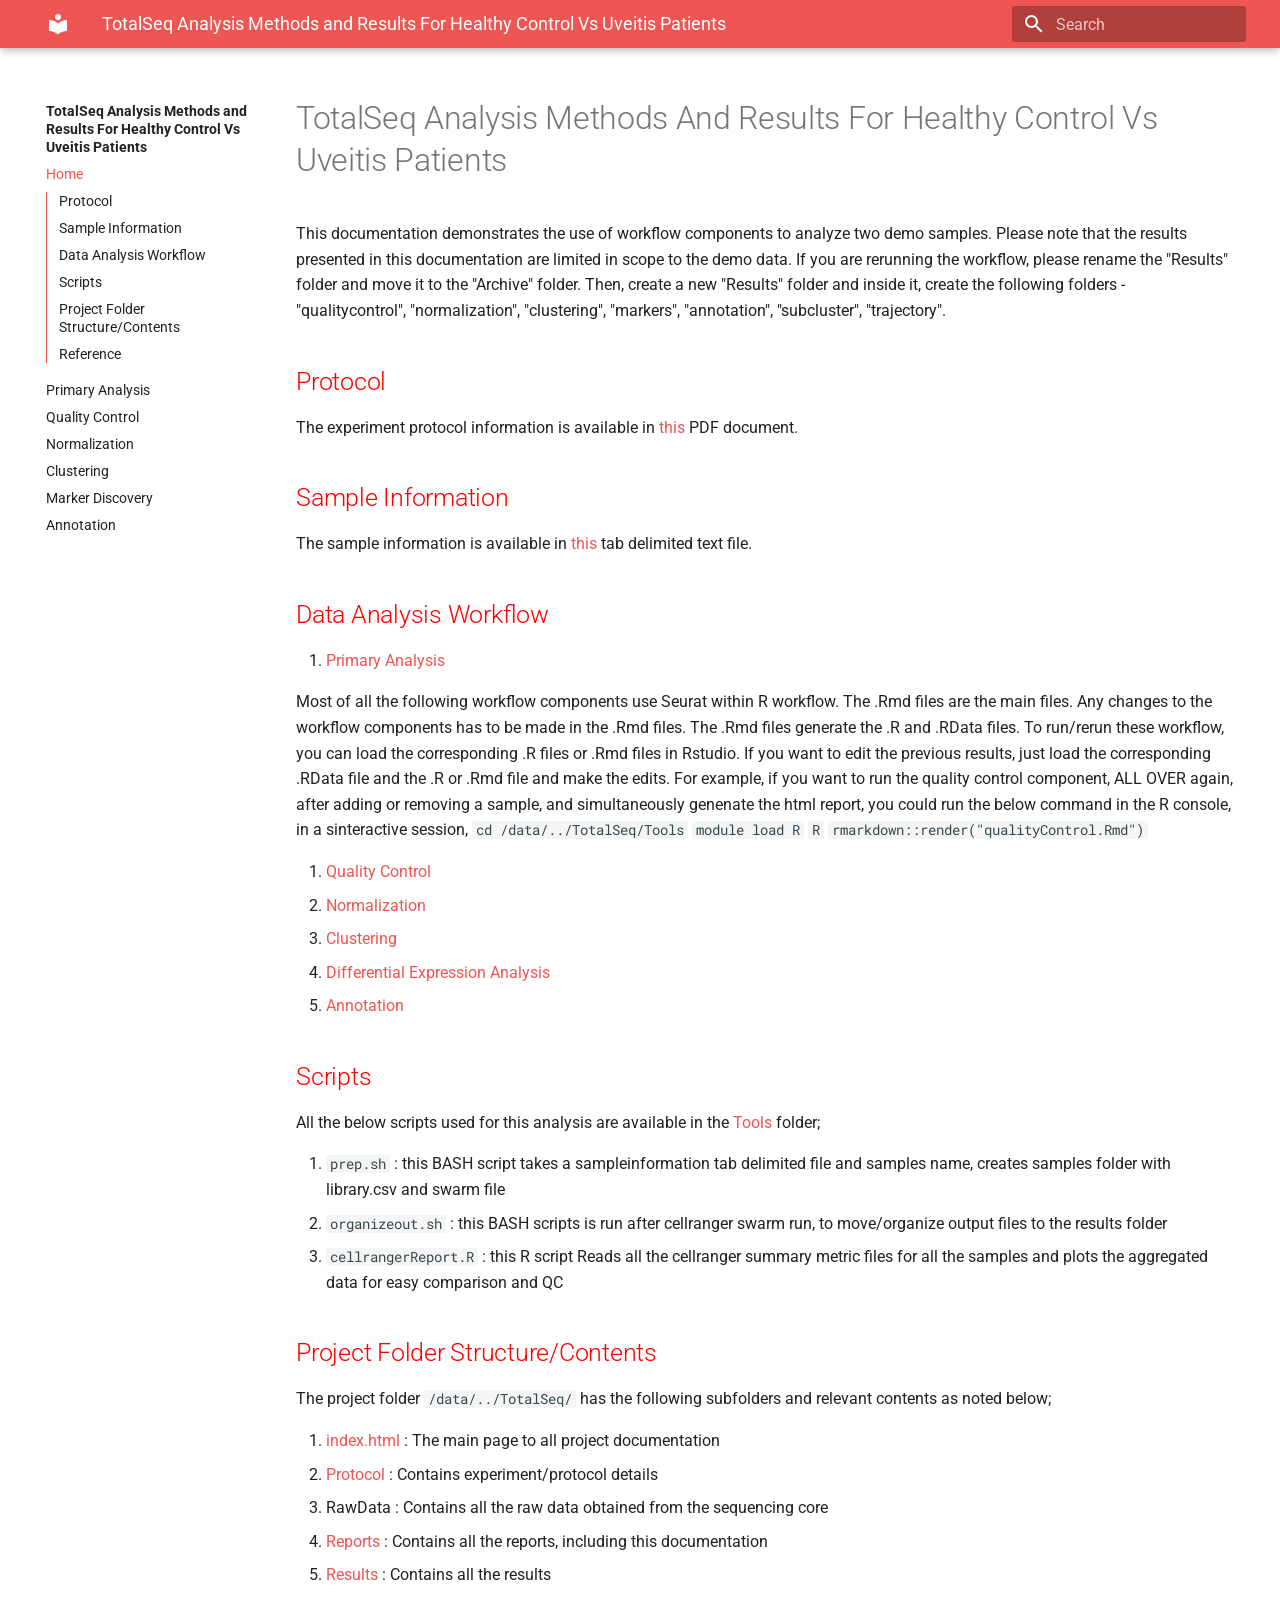
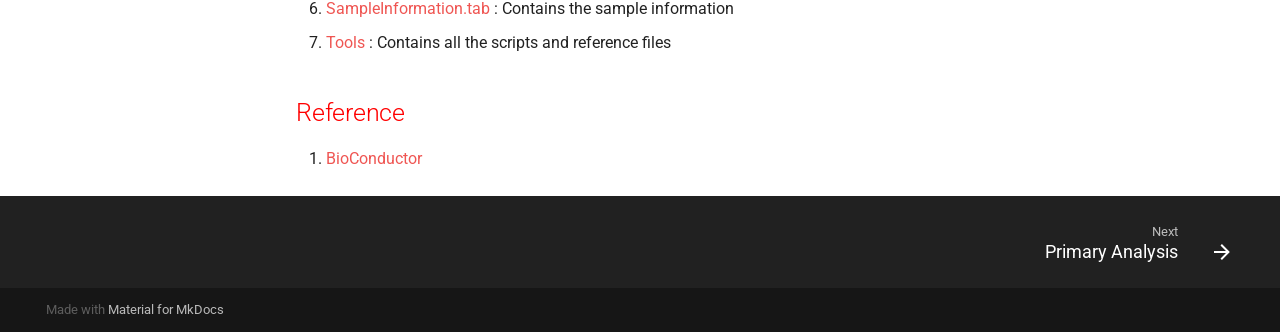
<file: docs/index.html>
<!doctype html>
<html lang="en" class="no-js">
  <head>

      <meta charset="utf-8">
      <meta name="viewport" content="width=device-width,initial-scale=1">

        <meta name="description" content="This page documents everything that has been done/generated in this project">




      <link rel="icon" href="assets/images/favicon.png">
      <meta name="generator" content="mkdocs-1.1.2, mkdocs-material-7.1.0">



        <title>Home - TotalSeq Analysis Methods and Results For Healthy Control Vs Uveitis Patients</title>



      <link rel="stylesheet" href="assets/stylesheets/main.33e2939f.min.css">


        <link rel="stylesheet" href="assets/stylesheets/palette.ef6f36e2.min.css">



          <meta name="theme-color" content="#ef5552">







        <link rel="preconnect" href="https://fonts.gstatic.com" crossorigin>
        <link rel="stylesheet" href="https://fonts.googleapis.com/css?family=Roboto:300,400,400i,700%7CRoboto+Mono&display=fallback">
        <style>:root{--md-text-font-family:"Roboto";--md-code-font-family:"Roboto Mono"}</style>




      <link rel="stylesheet" href="stylesheets/extra.css">





  </head>







    <body dir="ltr" data-md-color-scheme="" data-md-color-primary="red" data-md-color-accent="">


    <script>function __prefix(e){return new URL(".",location).pathname+"."+e}function __get(e,t=localStorage){return JSON.parse(t.getItem(__prefix(e)))}</script>

    <input class="md-toggle" data-md-toggle="drawer" type="checkbox" id="__drawer" autocomplete="off">
    <input class="md-toggle" data-md-toggle="search" type="checkbox" id="__search" autocomplete="off">
    <label class="md-overlay" for="__drawer"></label>
    <div data-md-component="skip">


        <a href="#totalseq-analysis-methods-and-results-for-healthy-control-vs-uveitis-patients" class="md-skip">
          Skip to content
        </a>

    </div>
    <div data-md-component="announce">

    </div>

      <header class="md-header" data-md-component="header">
  <nav class="md-header__inner md-grid" aria-label="Header">
    <a href="." title="TotalSeq Analysis Methods and Results For Healthy Control Vs Uveitis Patients" class="md-header__button md-logo" aria-label="TotalSeq Analysis Methods and Results For Healthy Control Vs Uveitis Patients" data-md-component="logo">


  <svg xmlns="http://www.w3.org/2000/svg" viewBox="0 0 24 24"><path d="M12 8a3 3 0 0 0 3-3 3 3 0 0 0-3-3 3 3 0 0 0-3 3 3 3 0 0 0 3 3m0 3.54C9.64 9.35 6.5 8 3 8v11c3.5 0 6.64 1.35 9 3.54 2.36-2.19 5.5-3.54 9-3.54V8c-3.5 0-6.64 1.35-9 3.54z"/></svg>

    </a>
    <label class="md-header__button md-icon" for="__drawer">
      <svg xmlns="http://www.w3.org/2000/svg" viewBox="0 0 24 24"><path d="M3 6h18v2H3V6m0 5h18v2H3v-2m0 5h18v2H3v-2z"/></svg>
    </label>
    <div class="md-header__title" data-md-component="header-title">
      <div class="md-header__ellipsis">
        <div class="md-header__topic">
          <span class="md-ellipsis">
            TotalSeq Analysis Methods and Results For Healthy Control Vs Uveitis Patients
          </span>
        </div>
        <div class="md-header__topic" data-md-component="header-topic">
          <span class="md-ellipsis">

              Home

          </span>
        </div>
      </div>
    </div>



      <label class="md-header__button md-icon" for="__search">
        <svg xmlns="http://www.w3.org/2000/svg" viewBox="0 0 24 24"><path d="M9.5 3A6.5 6.5 0 0 1 16 9.5c0 1.61-.59 3.09-1.56 4.23l.27.27h.79l5 5-1.5 1.5-5-5v-.79l-.27-.27A6.516 6.516 0 0 1 9.5 16 6.5 6.5 0 0 1 3 9.5 6.5 6.5 0 0 1 9.5 3m0 2C7 5 5 7 5 9.5S7 14 9.5 14 14 12 14 9.5 12 5 9.5 5z"/></svg>
      </label>

<div class="md-search" data-md-component="search" role="dialog">
  <label class="md-search__overlay" for="__search"></label>
  <div class="md-search__inner" role="search">
    <form class="md-search__form" name="search">
      <input type="text" class="md-search__input" name="query" aria-label="Search" placeholder="Search" autocapitalize="off" autocorrect="off" autocomplete="off" spellcheck="false" data-md-component="search-query" data-md-state="active" required>
      <label class="md-search__icon md-icon" for="__search">
        <svg xmlns="http://www.w3.org/2000/svg" viewBox="0 0 24 24"><path d="M9.5 3A6.5 6.5 0 0 1 16 9.5c0 1.61-.59 3.09-1.56 4.23l.27.27h.79l5 5-1.5 1.5-5-5v-.79l-.27-.27A6.516 6.516 0 0 1 9.5 16 6.5 6.5 0 0 1 3 9.5 6.5 6.5 0 0 1 9.5 3m0 2C7 5 5 7 5 9.5S7 14 9.5 14 14 12 14 9.5 12 5 9.5 5z"/></svg>
        <svg xmlns="http://www.w3.org/2000/svg" viewBox="0 0 24 24"><path d="M20 11v2H8l5.5 5.5-1.42 1.42L4.16 12l7.92-7.92L13.5 5.5 8 11h12z"/></svg>
      </label>
      <button type="reset" class="md-search__icon md-icon" aria-label="Clear" tabindex="-1">
        <svg xmlns="http://www.w3.org/2000/svg" viewBox="0 0 24 24"><path d="M19 6.41 17.59 5 12 10.59 6.41 5 5 6.41 10.59 12 5 17.59 6.41 19 12 13.41 17.59 19 19 17.59 13.41 12 19 6.41z"/></svg>
      </button>
    </form>
    <div class="md-search__output">
      <div class="md-search__scrollwrap" data-md-scrollfix>
        <div class="md-search-result" data-md-component="search-result">
          <div class="md-search-result__meta">
            Initializing search
          </div>
          <ol class="md-search-result__list"></ol>
        </div>
      </div>
    </div>
  </div>
</div>


  </nav>
</header>

    <div class="md-container" data-md-component="container">




      <main class="md-main" data-md-component="main">
        <div class="md-main__inner md-grid">



              <div class="md-sidebar md-sidebar--primary" data-md-component="sidebar" data-md-type="navigation" >
                <div class="md-sidebar__scrollwrap">
                  <div class="md-sidebar__inner">





<nav class="md-nav md-nav--primary md-nav--integrated" aria-label="Navigation" data-md-level="0">
  <label class="md-nav__title" for="__drawer">
    <a href="." title="TotalSeq Analysis Methods and Results For Healthy Control Vs Uveitis Patients" class="md-nav__button md-logo" aria-label="TotalSeq Analysis Methods and Results For Healthy Control Vs Uveitis Patients" data-md-component="logo">


  <svg xmlns="http://www.w3.org/2000/svg" viewBox="0 0 24 24"><path d="M12 8a3 3 0 0 0 3-3 3 3 0 0 0-3-3 3 3 0 0 0-3 3 3 3 0 0 0 3 3m0 3.54C9.64 9.35 6.5 8 3 8v11c3.5 0 6.64 1.35 9 3.54 2.36-2.19 5.5-3.54 9-3.54V8c-3.5 0-6.64 1.35-9 3.54z"/></svg>

    </a>
    TotalSeq Analysis Methods and Results For Healthy Control Vs Uveitis Patients
  </label>

  <ul class="md-nav__list" data-md-scrollfix>










    <li class="md-nav__item md-nav__item--active">

      <input class="md-nav__toggle md-toggle" data-md-toggle="toc" type="checkbox" id="__toc">




        <label class="md-nav__link md-nav__link--active" for="__toc">
          Home
          <span class="md-nav__icon md-icon"></span>
        </label>

      <a href="index.html" class="md-nav__link md-nav__link--active">
        Home
      </a>


<nav class="md-nav md-nav--secondary" aria-label="Table of contents">





    <label class="md-nav__title" for="__toc">
      <span class="md-nav__icon md-icon"></span>
      Table of contents
    </label>
    <ul class="md-nav__list" data-md-component="toc" data-md-scrollfix>

        <li class="md-nav__item">
  <a href="#protocol" class="md-nav__link">
    Protocol
  </a>

</li>

        <li class="md-nav__item">
  <a href="#sample-information" class="md-nav__link">
    Sample Information
  </a>

</li>

        <li class="md-nav__item">
  <a href="#data-analysis-workflow" class="md-nav__link">
    Data Analysis Workflow
  </a>

</li>

        <li class="md-nav__item">
  <a href="#scripts" class="md-nav__link">
    Scripts
  </a>

</li>

        <li class="md-nav__item">
  <a href="#project-folder-structurecontents" class="md-nav__link">
    Project Folder Structure/Contents
  </a>

</li>

        <li class="md-nav__item">
  <a href="#reference" class="md-nav__link">
    Reference
  </a>

</li>

    </ul>

</nav>

    </li>










    <li class="md-nav__item">
      <a href="primary-analysis.html" class="md-nav__link">
        Primary Analysis
      </a>
    </li>










    <li class="md-nav__item">
      <a href="qualityControl.html" class="md-nav__link">
        Quality Control
      </a>
    </li>










    <li class="md-nav__item">
      <a href="normalization.html" class="md-nav__link">
        Normalization
      </a>
    </li>










    <li class="md-nav__item">
      <a href="clustering.html" class="md-nav__link">
        Clustering
      </a>
    </li>










    <li class="md-nav__item">
      <a href="differential.html" class="md-nav__link">
        Marker Discovery
      </a>
    </li>










    <li class="md-nav__item">
      <a href="annotation.html" class="md-nav__link">
        Annotation
      </a>
    </li>



  </ul>
</nav>
                  </div>
                </div>
              </div>



          <div class="md-content" data-md-component="content">
            <article class="md-content__inner md-typeset">



                <h1 id="totalseq-analysis-methods-and-results-for-healthy-control-vs-uveitis-patients">TotalSeq Analysis Methods And Results For Healthy Control Vs Uveitis Patients</h1>
<p>This documentation demonstrates the use of workflow components to analyze two demo samples. Please note that the results presented in this documentation are limited in scope to the demo data. If you are rerunning the workflow, please rename the "Results" folder and move it to the "Archive" folder.
Then, create a new "Results" folder and inside it, create the following folders - "qualitycontrol", "normalization", "clustering", "markers", "annotation", "subcluster", "trajectory".</p>
<h2 id="protocol">Protocol</h2>
<p>The experiment protocol information is available in <a href="https://github.com/PulakNath/bcr-uveitis/blob/main/Protocols/TotalseqA_Protocol.pdf">this</a> PDF document.</p>
<h2 id="sample-information">Sample Information</h2>
<p>The sample information is available in <a href="https://github.com/PulakNath/bcr-uveitis/blob/main/SampleInformation.tab">this</a> tab delimited text file.</p>
<h2 id="data-analysis-workflow">Data Analysis Workflow</h2>
<ol>
<li><a href="primary-analysis.html">Primary Analysis</a></li>
</ol>
<p>Most of all the following workflow components use Seurat within R workflow.
The .Rmd files are the main files. Any changes to the workflow components has to be made in the .Rmd files.
The .Rmd files generate the .R and .RData files.
To run/rerun these workflow, you can load the corresponding .R files or .Rmd files in Rstudio.
If you want to edit the previous results, just load the corresponding .RData file and the .R or .Rmd file and make the edits.
For example, if you want to run the quality control component, ALL OVER again, after adding or removing a sample, and simultaneously genenate the html report,
you could run the below command in the R console, in a sinteractive session,
<code>cd /data/../TotalSeq/Tools</code>
<code>module load R</code>
<code>R</code>
<code>rmarkdown::render("qualityControl.Rmd")</code></p>
<ol>
<li><a href="qualityControl.html">Quality Control</a></li>
<li><a href="normalization.html">Normalization</a></li>
<li><a href="clustering.html">Clustering</a></li>
<li><a href="differential.html">Differential Expression Analysis</a></li>
<li><a href="annotation.html">Annotation</a></li>
</ol>
<h2 id="scripts">Scripts</h2>
<p>All the below scripts used for this analysis are available in the <a href="https://github.com/PulakNath/bcr-uveitis/tree/main/Tools" target="_blank" rel="noopener noreferrer">Tools</a> folder;</p>
<ol>
<li><code>prep.sh</code> : this BASH script takes a sampleinformation tab delimited file and samples name, creates samples folder with library.csv and swarm file</li>
<li><code>organizeout.sh</code> : this BASH scripts is run after cellranger swarm run, to move/organize output files to the results folder</li>
<li><code>cellrangerReport.R</code> : this R script Reads all the cellranger summary metric files for all the samples and plots the aggregated data for easy comparison and QC</li>
</ol>
<h2 id="project-folder-structurecontents">Project Folder Structure/Contents</h2>
<p>The project folder <code>/data/../TotalSeq/</code> has the following subfolders and relevant contents as noted below;</p>
<ol>
<li><a href="index.html">index.html</a> : The main page to all project documentation</li>
<li><a href="https://github.com/PulakNath/bcr-uveitis/tree/main/Protocols" target="_blank" rel="noopener noreferrer">Protocol</a> : Contains experiment/protocol details</li>
<li>RawData : Contains all the raw data obtained from the sequencing core</li>
<li><a href="https://github.com/PulakNath/bcr-uveitis/tree/main/docs" target="_blank" rel="noopener noreferrer">Reports</a> : Contains all the reports, including this documentation</li>
<li><a href="https://github.com/PulakNath/bcr-uveitis/tree/main/Results" target="_blank" rel="noopener noreferrer">Results</a> : Contains all the results</li>
<li><a href="https://github.com/PulakNath/bcr-uveitis/tree/main/SampleInformation.tab" target="_blank" rel="noopener noreferrer">SampleInformation.tab</a> : Contains the sample information</li>
<li><a href="https://github.com/PulakNath/bcr-uveitis/tree/main/Tools" target="_blank" rel="noopener noreferrer">Tools</a> : Contains all the scripts and reference files</li>
</ol>
<h2 id="reference">Reference</h2>
<ol>
<li><a href="http://bioconductor.org/books/release/OSCA/overview.html#introduction-1">BioConductor</a></li>
</ol>







            </article>
          </div>
        </div>

      </main>


<footer class="md-footer">

    <nav class="md-footer__inner md-grid" aria-label="Footer">


        <a href="primary-analysis.html" class="md-footer__link md-footer__link--next" rel="next">
          <div class="md-footer__title">
            <div class="md-ellipsis">
              <span class="md-footer__direction">
                Next
              </span>
              Primary Analysis
            </div>
          </div>
          <div class="md-footer__button md-icon">
            <svg xmlns="http://www.w3.org/2000/svg" viewBox="0 0 24 24"><path d="M4 11v2h12l-5.5 5.5 1.42 1.42L19.84 12l-7.92-7.92L10.5 5.5 16 11H4z"/></svg>
          </div>
        </a>

    </nav>

  <div class="md-footer-meta md-typeset">
    <div class="md-footer-meta__inner md-grid">
      <div class="md-footer-copyright">

        Made with
        <a href="https://squidfunk.github.io/mkdocs-material/" target="_blank" rel="noopener">
          Material for MkDocs
        </a>

      </div>

    </div>
  </div>
</footer>

    </div>
    <div class="md-dialog" data-md-component="dialog">
      <div class="md-dialog__inner md-typeset"></div>
    </div>
    <script id="__config" type="application/json">{"base": ".", "features": "toc.integrate", "translations": {"clipboard.copy": "Copy to clipboard", "clipboard.copied": "Copied to clipboard", "search.config.lang": "en", "search.config.pipeline": "trimmer, stopWordFilter", "search.config.separator": "[\\s\\-]+", "search.placeholder": "Search", "search.result.placeholder": "Type to start searching", "search.result.none": "No matching documents", "search.result.one": "1 matching document", "search.result.other": "# matching documents", "search.result.more.one": "1 more on this page", "search.result.more.other": "# more on this page", "search.result.term.missing": "Missing"}, "search": "assets/javascripts/workers/search.fe42c31b.min.js", "version": null}</script>


      <script src="assets/javascripts/bundle.d892486b.min.js"></script>


  </body>
</html>
</file>
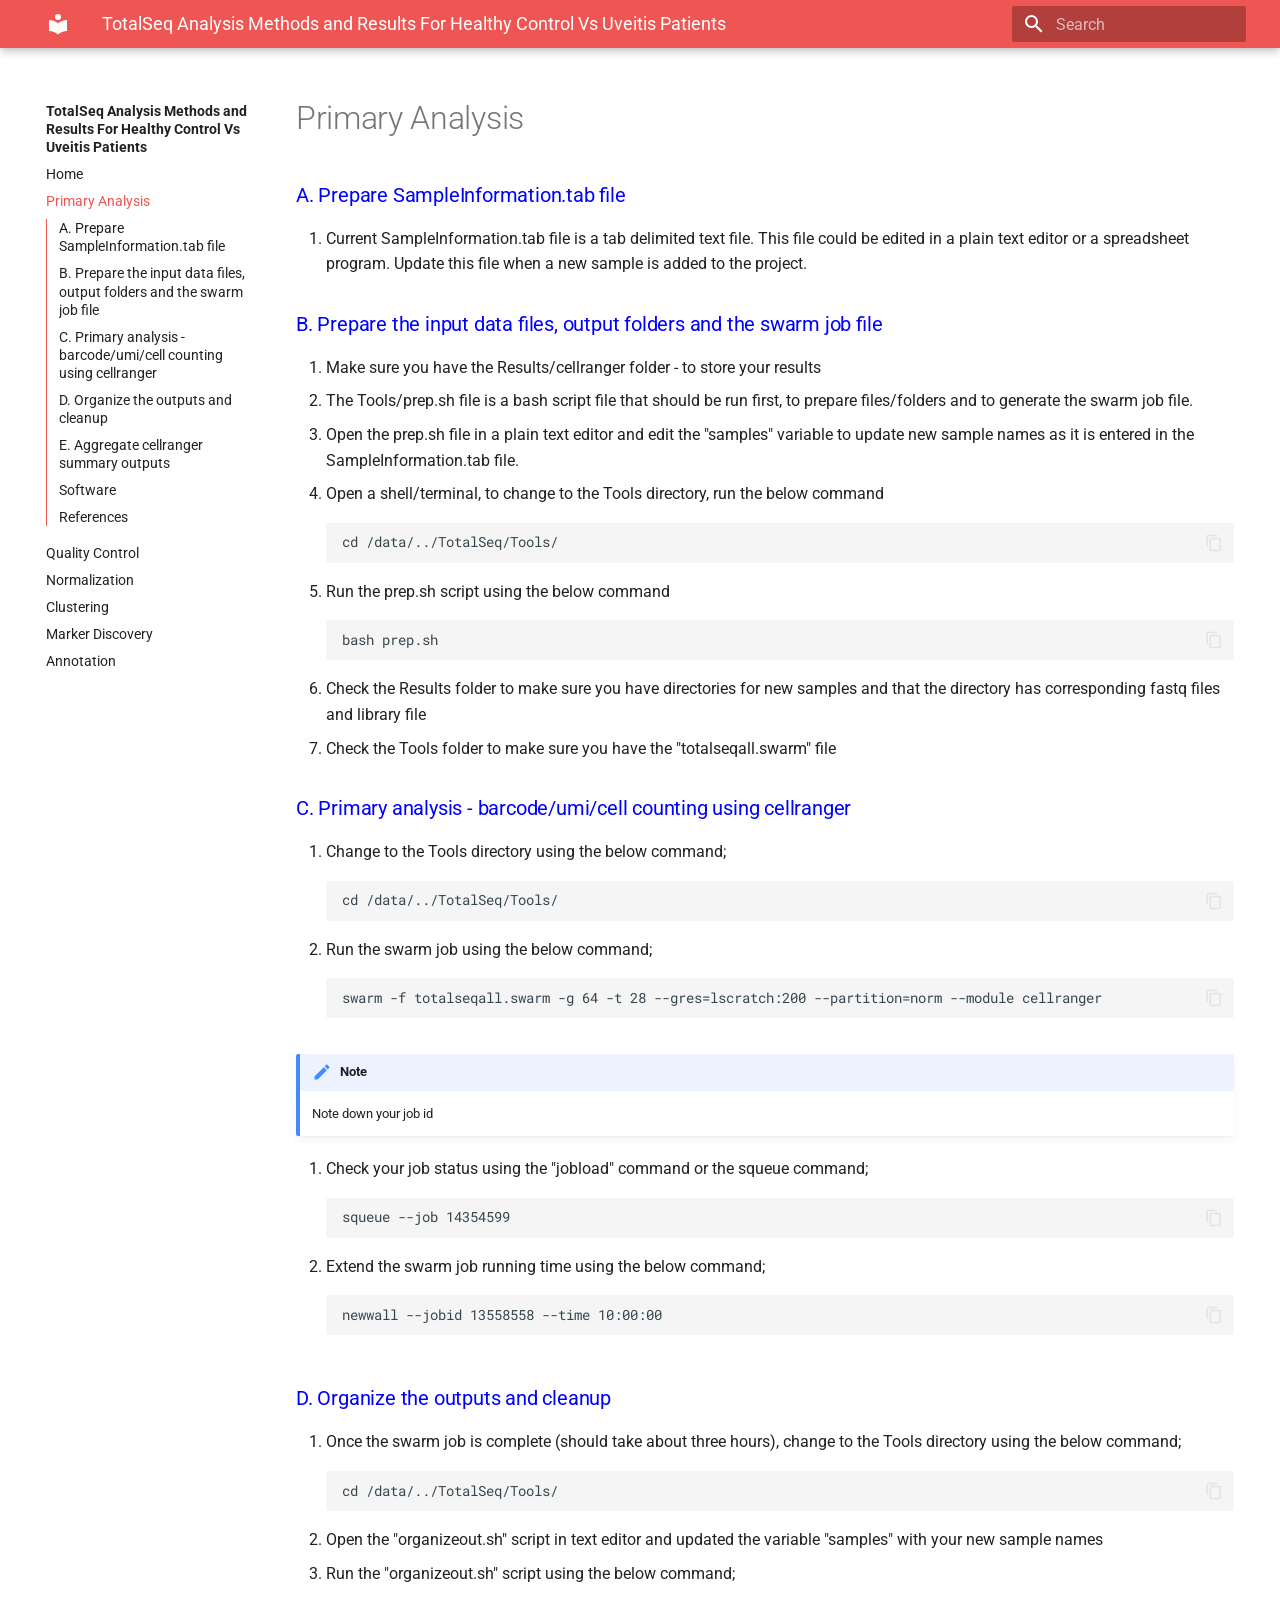
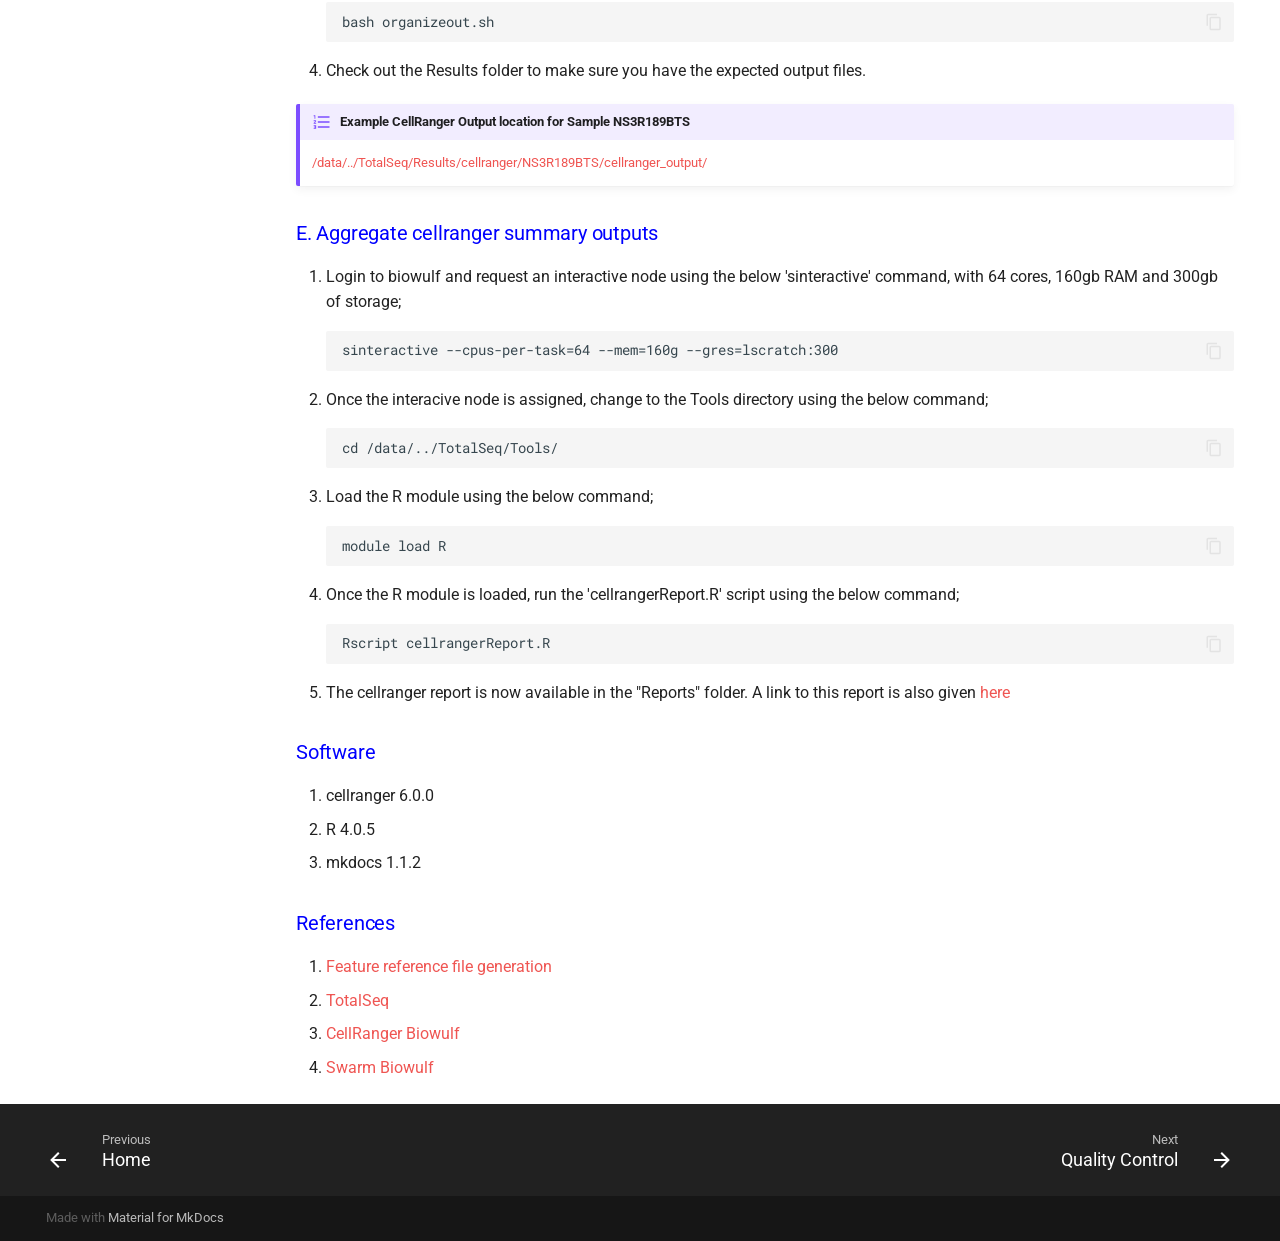
<file: docs/primary-analysis.html>
<!doctype html>
<html lang="en" class="no-js">
  <head>

      <meta charset="utf-8">
      <meta name="viewport" content="width=device-width,initial-scale=1">

        <meta name="description" content="This page documents everything that has been done/generated in this project">




      <link rel="icon" href="assets/images/favicon.png">
      <meta name="generator" content="mkdocs-1.1.2, mkdocs-material-7.1.0">



        <title>Primary Analysis - TotalSeq Analysis Methods and Results For Healthy Control Vs Uveitis Patients</title>



      <link rel="stylesheet" href="assets/stylesheets/main.33e2939f.min.css">


        <link rel="stylesheet" href="assets/stylesheets/palette.ef6f36e2.min.css">



          <meta name="theme-color" content="#ef5552">







        <link rel="preconnect" href="https://fonts.gstatic.com" crossorigin>
        <link rel="stylesheet" href="https://fonts.googleapis.com/css?family=Roboto:300,400,400i,700%7CRoboto+Mono&display=fallback">
        <style>:root{--md-text-font-family:"Roboto";--md-code-font-family:"Roboto Mono"}</style>




      <link rel="stylesheet" href="stylesheets/extra.css">





  </head>







    <body dir="ltr" data-md-color-scheme="" data-md-color-primary="red" data-md-color-accent="">


    <script>function __prefix(e){return new URL(".",location).pathname+"."+e}function __get(e,t=localStorage){return JSON.parse(t.getItem(__prefix(e)))}</script>

    <input class="md-toggle" data-md-toggle="drawer" type="checkbox" id="__drawer" autocomplete="off">
    <input class="md-toggle" data-md-toggle="search" type="checkbox" id="__search" autocomplete="off">
    <label class="md-overlay" for="__drawer"></label>
    <div data-md-component="skip">


        <a href="#a-prepare-sampleinformationtab-file" class="md-skip">
          Skip to content
        </a>

    </div>
    <div data-md-component="announce">

    </div>

      <header class="md-header" data-md-component="header">
  <nav class="md-header__inner md-grid" aria-label="Header">
    <a href="." title="TotalSeq Analysis Methods and Results For Healthy Control Vs Uveitis Patients" class="md-header__button md-logo" aria-label="TotalSeq Analysis Methods and Results For Healthy Control Vs Uveitis Patients" data-md-component="logo">


  <svg xmlns="http://www.w3.org/2000/svg" viewBox="0 0 24 24"><path d="M12 8a3 3 0 0 0 3-3 3 3 0 0 0-3-3 3 3 0 0 0-3 3 3 3 0 0 0 3 3m0 3.54C9.64 9.35 6.5 8 3 8v11c3.5 0 6.64 1.35 9 3.54 2.36-2.19 5.5-3.54 9-3.54V8c-3.5 0-6.64 1.35-9 3.54z"/></svg>

    </a>
    <label class="md-header__button md-icon" for="__drawer">
      <svg xmlns="http://www.w3.org/2000/svg" viewBox="0 0 24 24"><path d="M3 6h18v2H3V6m0 5h18v2H3v-2m0 5h18v2H3v-2z"/></svg>
    </label>
    <div class="md-header__title" data-md-component="header-title">
      <div class="md-header__ellipsis">
        <div class="md-header__topic">
          <span class="md-ellipsis">
            TotalSeq Analysis Methods and Results For Healthy Control Vs Uveitis Patients
          </span>
        </div>
        <div class="md-header__topic" data-md-component="header-topic">
          <span class="md-ellipsis">

              Primary Analysis

          </span>
        </div>
      </div>
    </div>



      <label class="md-header__button md-icon" for="__search">
        <svg xmlns="http://www.w3.org/2000/svg" viewBox="0 0 24 24"><path d="M9.5 3A6.5 6.5 0 0 1 16 9.5c0 1.61-.59 3.09-1.56 4.23l.27.27h.79l5 5-1.5 1.5-5-5v-.79l-.27-.27A6.516 6.516 0 0 1 9.5 16 6.5 6.5 0 0 1 3 9.5 6.5 6.5 0 0 1 9.5 3m0 2C7 5 5 7 5 9.5S7 14 9.5 14 14 12 14 9.5 12 5 9.5 5z"/></svg>
      </label>

<div class="md-search" data-md-component="search" role="dialog">
  <label class="md-search__overlay" for="__search"></label>
  <div class="md-search__inner" role="search">
    <form class="md-search__form" name="search">
      <input type="text" class="md-search__input" name="query" aria-label="Search" placeholder="Search" autocapitalize="off" autocorrect="off" autocomplete="off" spellcheck="false" data-md-component="search-query" data-md-state="active" required>
      <label class="md-search__icon md-icon" for="__search">
        <svg xmlns="http://www.w3.org/2000/svg" viewBox="0 0 24 24"><path d="M9.5 3A6.5 6.5 0 0 1 16 9.5c0 1.61-.59 3.09-1.56 4.23l.27.27h.79l5 5-1.5 1.5-5-5v-.79l-.27-.27A6.516 6.516 0 0 1 9.5 16 6.5 6.5 0 0 1 3 9.5 6.5 6.5 0 0 1 9.5 3m0 2C7 5 5 7 5 9.5S7 14 9.5 14 14 12 14 9.5 12 5 9.5 5z"/></svg>
        <svg xmlns="http://www.w3.org/2000/svg" viewBox="0 0 24 24"><path d="M20 11v2H8l5.5 5.5-1.42 1.42L4.16 12l7.92-7.92L13.5 5.5 8 11h12z"/></svg>
      </label>
      <button type="reset" class="md-search__icon md-icon" aria-label="Clear" tabindex="-1">
        <svg xmlns="http://www.w3.org/2000/svg" viewBox="0 0 24 24"><path d="M19 6.41 17.59 5 12 10.59 6.41 5 5 6.41 10.59 12 5 17.59 6.41 19 12 13.41 17.59 19 19 17.59 13.41 12 19 6.41z"/></svg>
      </button>
    </form>
    <div class="md-search__output">
      <div class="md-search__scrollwrap" data-md-scrollfix>
        <div class="md-search-result" data-md-component="search-result">
          <div class="md-search-result__meta">
            Initializing search
          </div>
          <ol class="md-search-result__list"></ol>
        </div>
      </div>
    </div>
  </div>
</div>


  </nav>
</header>

    <div class="md-container" data-md-component="container">




      <main class="md-main" data-md-component="main">
        <div class="md-main__inner md-grid">



              <div class="md-sidebar md-sidebar--primary" data-md-component="sidebar" data-md-type="navigation" >
                <div class="md-sidebar__scrollwrap">
                  <div class="md-sidebar__inner">





<nav class="md-nav md-nav--primary md-nav--integrated" aria-label="Navigation" data-md-level="0">
  <label class="md-nav__title" for="__drawer">
    <a href="." title="TotalSeq Analysis Methods and Results For Healthy Control Vs Uveitis Patients" class="md-nav__button md-logo" aria-label="TotalSeq Analysis Methods and Results For Healthy Control Vs Uveitis Patients" data-md-component="logo">


  <svg xmlns="http://www.w3.org/2000/svg" viewBox="0 0 24 24"><path d="M12 8a3 3 0 0 0 3-3 3 3 0 0 0-3-3 3 3 0 0 0-3 3 3 3 0 0 0 3 3m0 3.54C9.64 9.35 6.5 8 3 8v11c3.5 0 6.64 1.35 9 3.54 2.36-2.19 5.5-3.54 9-3.54V8c-3.5 0-6.64 1.35-9 3.54z"/></svg>

    </a>
    TotalSeq Analysis Methods and Results For Healthy Control Vs Uveitis Patients
  </label>

  <ul class="md-nav__list" data-md-scrollfix>








    <li class="md-nav__item">
      <a href="index.html" class="md-nav__link">
        Home
      </a>
    </li>












    <li class="md-nav__item md-nav__item--active">

      <input class="md-nav__toggle md-toggle" data-md-toggle="toc" type="checkbox" id="__toc">


        <label class="md-nav__link md-nav__link--active" for="__toc">
          Primary Analysis
          <span class="md-nav__icon md-icon"></span>
        </label>

      <a href="primary-analysis.html" class="md-nav__link md-nav__link--active">
        Primary Analysis
      </a>


<nav class="md-nav md-nav--secondary" aria-label="Table of contents">



    <label class="md-nav__title" for="__toc">
      <span class="md-nav__icon md-icon"></span>
      Table of contents
    </label>
    <ul class="md-nav__list" data-md-component="toc" data-md-scrollfix>

        <li class="md-nav__item">
  <a href="#a-prepare-sampleinformationtab-file" class="md-nav__link">
    A. Prepare SampleInformation.tab file
  </a>

</li>

        <li class="md-nav__item">
  <a href="#b-prepare-the-input-data-files-output-folders-and-the-swarm-job-file" class="md-nav__link">
    B. Prepare the input data files, output folders and the swarm job file
  </a>

</li>

        <li class="md-nav__item">
  <a href="#c-primary-analysis-barcodeumicell-counting-using-cellranger" class="md-nav__link">
    C. Primary analysis - barcode/umi/cell counting using cellranger
  </a>

</li>

        <li class="md-nav__item">
  <a href="#d-organize-the-outputs-and-cleanup" class="md-nav__link">
    D. Organize the outputs and cleanup
  </a>

</li>

        <li class="md-nav__item">
  <a href="#e-aggregate-cellranger-summary-outputs" class="md-nav__link">
    E. Aggregate cellranger summary outputs
  </a>

</li>

        <li class="md-nav__item">
  <a href="#software" class="md-nav__link">
    Software
  </a>

</li>

        <li class="md-nav__item">
  <a href="#references" class="md-nav__link">
    References
  </a>

</li>

    </ul>

</nav>

    </li>










    <li class="md-nav__item">
      <a href="qualityControl.html" class="md-nav__link">
        Quality Control
      </a>
    </li>










    <li class="md-nav__item">
      <a href="normalization.html" class="md-nav__link">
        Normalization
      </a>
    </li>










    <li class="md-nav__item">
      <a href="clustering.html" class="md-nav__link">
        Clustering
      </a>
    </li>










    <li class="md-nav__item">
      <a href="differential.html" class="md-nav__link">
        Marker Discovery
      </a>
    </li>










    <li class="md-nav__item">
      <a href="annotation.html" class="md-nav__link">
        Annotation
      </a>
    </li>



  </ul>
</nav>
                  </div>
                </div>
              </div>



          <div class="md-content" data-md-component="content">
            <article class="md-content__inner md-typeset">



                  <h1>Primary Analysis</h1>

                <h3 id="a-prepare-sampleinformationtab-file">A. Prepare SampleInformation.tab file</h3>
<ol>
<li>Current SampleInformation.tab file is a tab delimited text file. This file could be edited in a plain text editor or a spreadsheet program. Update this file when a new sample is added to the project.</li>
</ol>
<h3 id="b-prepare-the-input-data-files-output-folders-and-the-swarm-job-file">B. Prepare the input data files, output folders and the swarm job file</h3>
<ol>
<li>Make sure you have the Results/cellranger folder - to store your results</li>
<li>The Tools/prep.sh file is a bash script file that should be run first, to prepare files/folders and to generate the swarm job file.</li>
<li>Open the prep.sh file in a plain text editor and edit the "samples" variable to update new sample names as it is entered in the SampleInformation.tab file.</li>
<li>Open a shell/terminal, to change to the Tools directory, run the below command
<div class="highlight"><pre><span></span><code>cd /data/../TotalSeq/Tools/
</code></pre></div></li>
<li>Run the prep.sh script using the below command
<div class="highlight"><pre><span></span><code>bash prep.sh
</code></pre></div></li>
<li>Check the Results folder to make sure you have directories for new samples and that the directory has corresponding fastq files and library file</li>
<li>Check the Tools folder to make sure you have the "totalseqall.swarm" file</li>
</ol>
<h3 id="c-primary-analysis-barcodeumicell-counting-using-cellranger">C. Primary analysis - barcode/umi/cell counting using cellranger</h3>
<ol>
<li>Change to the Tools directory using the below command;
<div class="highlight"><pre><span></span><code>cd /data/../TotalSeq/Tools/
</code></pre></div></li>
<li>Run the swarm job using the below command;
<div class="highlight"><pre><span></span><code>swarm -f totalseqall.swarm -g 64 -t 28 --gres=lscratch:200 --partition=norm --module cellranger
</code></pre></div></li>
</ol>
<div class="admonition note">
<p class="admonition-title">Note</p>
<p>Note down your job id</p>
</div>
<ol>
<li>Check your job status using the "jobload" command or the squeue command;
<div class="highlight"><pre><span></span><code>squeue --job 14354599
</code></pre></div></li>
<li>Extend the swarm job running time using the below command;
<div class="highlight"><pre><span></span><code>newwall --jobid 13558558 --time 10:00:00
</code></pre></div></li>
</ol>
<h3 id="d-organize-the-outputs-and-cleanup">D. Organize the outputs and cleanup</h3>
<ol>
<li>Once the swarm job is complete (should take about three hours), change to the Tools directory using the below command;
<div class="highlight"><pre><span></span><code>cd /data/../TotalSeq/Tools/
</code></pre></div></li>
<li>Open the "organizeout.sh" script in text editor and updated the variable "samples" with your new sample names</li>
<li>Run the "organizeout.sh" script using the below command;
<div class="highlight"><pre><span></span><code>bash organizeout.sh
</code></pre></div></li>
<li>Check out the Results folder to make sure you have the expected output files.</li>
</ol>
<div class="admonition example">
<p class="admonition-title">Example CellRanger Output location for Sample NS3R189BTS</p>
<p><a href="https://github.com/PulakNath/bcr-uveitis/tree/main/Results/cellranger/NS3R189BTS/cellranger_output/">/data/../TotalSeq/Results/cellranger/NS3R189BTS/cellranger_output/</a></p>
</div>
<h3 id="e-aggregate-cellranger-summary-outputs">E. Aggregate cellranger summary outputs</h3>
<ol>
<li>Login to biowulf and request an interactive node using the below 'sinteractive' command, with 64 cores, 160gb RAM and 300gb of storage;
<div class="highlight"><pre><span></span><code>sinteractive --cpus-per-task=64 --mem=160g --gres=lscratch:300
</code></pre></div></li>
<li>Once the interacive node is assigned, change to the Tools directory using the below command;
<div class="highlight"><pre><span></span><code>cd /data/../TotalSeq/Tools/
</code></pre></div></li>
<li>Load the R module using the below command;
<div class="highlight"><pre><span></span><code>module load R
</code></pre></div></li>
<li>Once the R module is loaded, run the 'cellrangerReport.R' script using the below command;
<div class="highlight"><pre><span></span><code>Rscript cellrangerReport.R
</code></pre></div></li>
<li>The cellranger report is now available in the "Reports" folder. A link to this report is also given <a href="cellrangerReport.html">here</a></li>
</ol>
<h3 id="software">Software</h3>
<ol>
<li>cellranger  6.0.0</li>
<li>R 4.0.5</li>
<li>mkdocs 1.1.2</li>
</ol>
<h3 id="references">References</h3>
<ol>
<li><a href="https://support.10xgenomics.com/single-cell-gene-expression/software/pipelines/latest/using/feature-bc-analysis">Feature reference file generation</a></li>
<li><a href="https://support.10xgenomics.com/single-cell-gene-expression/software/pipelines/latest/using/tutorial_ct">TotalSeq</a></li>
<li><a href="https://hpc.nih.gov/apps/cellranger.html">CellRanger Biowulf</a></li>
<li><a href="https://hpc.nih.gov/apps/swarm.html">Swarm Biowulf</a></li>
</ol>







            </article>
          </div>
        </div>

      </main>


<footer class="md-footer">

    <nav class="md-footer__inner md-grid" aria-label="Footer">

        <a href="index.html" class="md-footer__link md-footer__link--prev" rel="prev">
          <div class="md-footer__button md-icon">
            <svg xmlns="http://www.w3.org/2000/svg" viewBox="0 0 24 24"><path d="M20 11v2H8l5.5 5.5-1.42 1.42L4.16 12l7.92-7.92L13.5 5.5 8 11h12z"/></svg>
          </div>
          <div class="md-footer__title">
            <div class="md-ellipsis">
              <span class="md-footer__direction">
                Previous
              </span>
              Home
            </div>
          </div>
        </a>


        <a href="qualityControl.html" class="md-footer__link md-footer__link--next" rel="next">
          <div class="md-footer__title">
            <div class="md-ellipsis">
              <span class="md-footer__direction">
                Next
              </span>
              Quality Control
            </div>
          </div>
          <div class="md-footer__button md-icon">
            <svg xmlns="http://www.w3.org/2000/svg" viewBox="0 0 24 24"><path d="M4 11v2h12l-5.5 5.5 1.42 1.42L19.84 12l-7.92-7.92L10.5 5.5 16 11H4z"/></svg>
          </div>
        </a>

    </nav>

  <div class="md-footer-meta md-typeset">
    <div class="md-footer-meta__inner md-grid">
      <div class="md-footer-copyright">

        Made with
        <a href="https://squidfunk.github.io/mkdocs-material/" target="_blank" rel="noopener">
          Material for MkDocs
        </a>

      </div>

    </div>
  </div>
</footer>

    </div>
    <div class="md-dialog" data-md-component="dialog">
      <div class="md-dialog__inner md-typeset"></div>
    </div>
    <script id="__config" type="application/json">{"base": ".", "features": "toc.integrate", "translations": {"clipboard.copy": "Copy to clipboard", "clipboard.copied": "Copied to clipboard", "search.config.lang": "en", "search.config.pipeline": "trimmer, stopWordFilter", "search.config.separator": "[\\s\\-]+", "search.placeholder": "Search", "search.result.placeholder": "Type to start searching", "search.result.none": "No matching documents", "search.result.one": "1 matching document", "search.result.other": "# matching documents", "search.result.more.one": "1 more on this page", "search.result.more.other": "# more on this page", "search.result.term.missing": "Missing"}, "search": "assets/javascripts/workers/search.fe42c31b.min.js", "version": null}</script>


      <script src="assets/javascripts/bundle.d892486b.min.js"></script>


  </body>
</html>
</file>
<file: docs/stylesheets/extra.css>
h2 {
  color: red;
}
h3 {
  color: blue;
}
</file>
<file: docs/assets/stylesheets/main.33e2939f.min.css>
@charset "UTF-8";html{box-sizing:border-box;-webkit-text-size-adjust:none;-ms-text-size-adjust:none;text-size-adjust:none}*,:after,:before{box-sizing:inherit}body{margin:0}a,button,input,label{-webkit-tap-highlight-color:transparent}a{color:inherit;text-decoration:none}hr{display:block;box-sizing:initial;height:.05rem;padding:0;overflow:visible;border:0}small{font-size:80%}sub,sup{line-height:1em}img{border-style:none}table{border-collapse:initial;border-spacing:0}td,th{font-weight:400;vertical-align:top}button{margin:0;padding:0;font-size:inherit;background:transparent;border:0}input{border:0;outline:none}:root{--md-default-fg-color:rgba(0,0,0,0.87);--md-default-fg-color--light:rgba(0,0,0,0.54);--md-default-fg-color--lighter:rgba(0,0,0,0.32);--md-default-fg-color--lightest:rgba(0,0,0,0.07);--md-default-bg-color:#fff;--md-default-bg-color--light:hsla(0,0%,100%,0.7);--md-default-bg-color--lighter:hsla(0,0%,100%,0.3);--md-default-bg-color--lightest:hsla(0,0%,100%,0.12);--md-primary-fg-color:#4051b5;--md-primary-fg-color--light:#5d6cc0;--md-primary-fg-color--dark:#303fa1;--md-primary-bg-color:#fff;--md-primary-bg-color--light:hsla(0,0%,100%,0.7);--md-accent-fg-color:#526cfe;--md-accent-fg-color--transparent:rgba(83,108,254,0.1);--md-accent-bg-color:#fff;--md-accent-bg-color--light:hsla(0,0%,100%,0.7)}:root>*{--md-code-fg-color:#36464e;--md-code-bg-color:#f5f5f5;--md-code-hl-color:rgba(255,255,0,0.5);--md-code-hl-number-color:#d52a2a;--md-code-hl-special-color:#db1457;--md-code-hl-function-color:#a846b9;--md-code-hl-constant-color:#6e59d9;--md-code-hl-keyword-color:#3f6ec6;--md-code-hl-string-color:#1c7d4d;--md-code-hl-name-color:var(--md-code-fg-color);--md-code-hl-operator-color:var(--md-default-fg-color--light);--md-code-hl-punctuation-color:var(--md-default-fg-color--light);--md-code-hl-comment-color:var(--md-default-fg-color--light);--md-code-hl-generic-color:var(--md-default-fg-color--light);--md-code-hl-variable-color:var(--md-default-fg-color--light);--md-typeset-color:var(--md-default-fg-color);--md-typeset-a-color:var(--md-primary-fg-color);--md-typeset-mark-color:rgba(255,255,0,0.5);--md-typeset-del-color:rgba(245,80,61,0.15);--md-typeset-ins-color:rgba(11,213,112,0.15);--md-typeset-kbd-color:#fafafa;--md-typeset-kbd-accent-color:#fff;--md-typeset-kbd-border-color:#b8b8b8;--md-admonition-fg-color:var(--md-default-fg-color);--md-admonition-bg-color:var(--md-default-bg-color);--md-footer-fg-color:#fff;--md-footer-fg-color--light:hsla(0,0%,100%,0.7);--md-footer-fg-color--lighter:hsla(0,0%,100%,0.3);--md-footer-bg-color:rgba(0,0,0,0.87);--md-footer-bg-color--dark:rgba(0,0,0,0.32)}.md-icon svg{display:block;width:1.2rem;height:1.2rem;fill:currentColor}body{-webkit-font-smoothing:antialiased;-moz-osx-font-smoothing:grayscale}body,input{font-feature-settings:"kern","liga";font-family:var(--md-text-font-family,_),-apple-system,BlinkMacSystemFont,Helvetica,Arial,sans-serif}body,code,input,kbd,pre{color:var(--md-typeset-color)}code,kbd,pre{font-feature-settings:"kern";font-family:var(--md-code-font-family,_),SFMono-Regular,Consolas,Menlo,monospace}:root{--md-typeset-table--ascending:url("data:image/svg+xml;charset=utf-8,<svg xmlns='http://www.w3.org/2000/svg' viewBox='0 0 24 24'><path d='M11 4h2v12l5.5-5.5 1.42 1.42L12 19.84l-7.92-7.92L5.5 10.5 11 16V4z'/></svg>");--md-typeset-table--descending:url("data:image/svg+xml;charset=utf-8,<svg xmlns='http://www.w3.org/2000/svg' viewBox='0 0 24 24'><path d='M13 20h-2V8l-5.5 5.5-1.42-1.42L12 4.16l7.92 7.92-1.42 1.42L13 8v12z'/></svg>")}.md-typeset{font-size:.8rem;line-height:1.6;-webkit-print-color-adjust:exact;color-adjust:exact}@media print{.md-typeset{font-size:.68rem}}.md-typeset blockquote,.md-typeset dl,.md-typeset figure,.md-typeset ol,.md-typeset pre,.md-typeset ul{display:flow-root;margin:1em 0}.md-typeset h1{margin:0 0 1.25em;color:var(--md-default-fg-color--light);font-size:2em;line-height:1.3}.md-typeset h1,.md-typeset h2{font-weight:300;letter-spacing:-.01em}.md-typeset h2{margin:1.6em 0 .64em;font-size:1.5625em;line-height:1.4}.md-typeset h3{margin:1.6em 0 .8em;font-weight:400;font-size:1.25em;line-height:1.5;letter-spacing:-.01em}.md-typeset h2+h3{margin-top:.8em}.md-typeset h4{margin:1em 0;font-weight:700;letter-spacing:-.01em}.md-typeset h5,.md-typeset h6{margin:1.25em 0;color:var(--md-default-fg-color--light);font-weight:700;font-size:.8em;letter-spacing:-.01em}.md-typeset h5{text-transform:uppercase}.md-typeset hr{display:flow-root;margin:1.5em 0;border-bottom:.05rem solid var(--md-default-fg-color--lightest)}.md-typeset a{color:var(--md-typeset-a-color);word-break:break-word}.md-typeset a,.md-typeset a:before{transition:color 125ms}.md-typeset a:focus,.md-typeset a:hover{color:var(--md-accent-fg-color)}.md-typeset code,.md-typeset kbd,.md-typeset pre{color:var(--md-code-fg-color);direction:ltr}@media print{.md-typeset code,.md-typeset kbd,.md-typeset pre{white-space:pre-wrap}}.md-typeset code{padding:0 .2941176471em;font-size:.85em;word-break:break-word;background-color:var(--md-code-bg-color);border-radius:.1rem;-webkit-box-decoration-break:clone;box-decoration-break:clone}.md-typeset code:not(.focus-visible){outline:none;-webkit-tap-highlight-color:transparent}.md-typeset h1 code,.md-typeset h2 code,.md-typeset h3 code,.md-typeset h4 code,.md-typeset h5 code,.md-typeset h6 code{margin:initial;padding:initial;background-color:initial;box-shadow:none}.md-typeset a code{color:currentColor}.md-typeset pre{position:relative;line-height:1.4}.md-typeset pre>code{display:block;margin:0;padding:.7720588235em 1.1764705882em;overflow:auto;word-break:normal;box-shadow:none;-webkit-box-decoration-break:slice;box-decoration-break:slice;touch-action:auto;scrollbar-width:thin;scrollbar-color:var(--md-default-fg-color--lighter) transparent}.md-typeset pre>code:hover{scrollbar-color:var(--md-accent-fg-color) transparent}.md-typeset pre>code::-webkit-scrollbar{width:.2rem;height:.2rem}.md-typeset pre>code::-webkit-scrollbar-thumb{background-color:var(--md-default-fg-color--lighter)}.md-typeset pre>code::-webkit-scrollbar-thumb:hover{background-color:var(--md-accent-fg-color)}@media screen and (max-width:44.9375em){.md-typeset>pre{margin:1em -.8rem}.md-typeset>pre code{border-radius:0}}.md-typeset kbd{display:inline-block;padding:0 .6666666667em;color:var(--md-default-fg-color);font-size:.75em;vertical-align:text-top;word-break:break-word;background-color:var(--md-typeset-kbd-color);border-radius:.1rem;box-shadow:0 .1rem 0 .05rem var(--md-typeset-kbd-border-color),0 .1rem 0 var(--md-typeset-kbd-border-color),0 -.1rem .2rem var(--md-typeset-kbd-accent-color) inset}.md-typeset mark{color:inherit;word-break:break-word;background-color:var(--md-typeset-mark-color);-webkit-box-decoration-break:clone;box-decoration-break:clone}.md-typeset abbr{text-decoration:none;border-bottom:.05rem dotted var(--md-default-fg-color--light);cursor:help}@media (hover:none){.md-typeset abbr{position:relative}.md-typeset abbr[title]:focus:after,.md-typeset abbr[title]:hover:after{box-shadow:0 2px 2px 0 rgba(0,0,0,.14),0 1px 5px 0 rgba(0,0,0,.12),0 3px 1px -2px rgba(0,0,0,.2);position:absolute;left:0;display:inline-block;width:auto;min-width:-webkit-max-content;min-width:-moz-max-content;min-width:max-content;max-width:80%;margin-top:2em;padding:.2rem .3rem;color:var(--md-default-bg-color);font-size:.7rem;background-color:var(--md-default-fg-color);border-radius:.1rem;content:attr(title)}}.md-typeset small{opacity:.75}.md-typeset sub,.md-typeset sup{margin-left:.078125em}[dir=rtl] .md-typeset sub,[dir=rtl] .md-typeset sup{margin-right:.078125em;margin-left:0}.md-typeset blockquote{padding-left:.6rem;color:var(--md-default-fg-color--light);border-left:.2rem solid var(--md-default-fg-color--lighter)}[dir=rtl] .md-typeset blockquote{padding-right:.6rem;padding-left:0;border-right:.2rem solid var(--md-default-fg-color--lighter);border-left:initial}.md-typeset ul{list-style-type:disc}.md-typeset ol,.md-typeset ul{margin-left:.625em;padding:0}[dir=rtl] .md-typeset ol,[dir=rtl] .md-typeset ul{margin-right:.625em;margin-left:0}.md-typeset ol ol,.md-typeset ul ol{list-style-type:lower-alpha}.md-typeset ol ol ol,.md-typeset ul ol ol{list-style-type:lower-roman}.md-typeset ol li,.md-typeset ul li{margin-bottom:.5em;margin-left:1.25em}[dir=rtl] .md-typeset ol li,[dir=rtl] .md-typeset ul li{margin-right:1.25em;margin-left:0}.md-typeset ol li blockquote,.md-typeset ol li p,.md-typeset ul li blockquote,.md-typeset ul li p{margin:.5em 0}.md-typeset ol li:last-child,.md-typeset ul li:last-child{margin-bottom:0}.md-typeset ol li ol,.md-typeset ol li ul,.md-typeset ul li ol,.md-typeset ul li ul{margin:.5em 0 .5em .625em}[dir=rtl] .md-typeset ol li ol,[dir=rtl] .md-typeset ol li ul,[dir=rtl] .md-typeset ul li ol,[dir=rtl] .md-typeset ul li ul{margin-right:.625em;margin-left:0}.md-typeset dd{margin:1em 0 1.5em 1.875em}[dir=rtl] .md-typeset dd{margin-right:1.875em;margin-left:0}.md-typeset img,.md-typeset svg{max-width:100%;height:auto}.md-typeset img[align=left],.md-typeset svg[align=left]{margin:1em 1em 1em 0}.md-typeset img[align=right],.md-typeset svg[align=right]{margin:1em 0 1em 1em}.md-typeset img[align]:only-child,.md-typeset svg[align]:only-child{margin-top:0}.md-typeset figure{width:-webkit-fit-content;width:-moz-fit-content;width:fit-content;max-width:100%;margin:0 auto;text-align:center}.md-typeset figure img{display:block}.md-typeset figcaption{max-width:24rem;margin:1em auto 2em;font-style:italic}.md-typeset iframe{max-width:100%}.md-typeset table:not([class]){display:inline-block;max-width:100%;overflow:auto;font-size:.64rem;background-color:var(--md-default-bg-color);border-radius:.1rem;box-shadow:0 .2rem .5rem rgba(0,0,0,.05),0 0 .05rem rgba(0,0,0,.1);touch-action:auto}@media print{.md-typeset table:not([class]){display:table}}.md-typeset table:not([class])+*{margin-top:1.5em}.md-typeset table:not([class]) td>:first-child,.md-typeset table:not([class]) th>:first-child{margin-top:0}.md-typeset table:not([class]) td>:last-child,.md-typeset table:not([class]) th>:last-child{margin-bottom:0}.md-typeset table:not([class]) td:not([align]),.md-typeset table:not([class]) th:not([align]){text-align:left}[dir=rtl] .md-typeset table:not([class]) td:not([align]),[dir=rtl] .md-typeset table:not([class]) th:not([align]){text-align:right}.md-typeset table:not([class]) th{min-width:5rem;padding:.9375em 1.25em;color:var(--md-default-bg-color);vertical-align:top;background-color:var(--md-default-fg-color--light)}.md-typeset table:not([class]) th a{color:inherit}.md-typeset table:not([class]) td{padding:.9375em 1.25em;vertical-align:top;border-top:.05rem solid var(--md-default-fg-color--lightest)}.md-typeset table:not([class]) tr{transition:background-color 125ms}.md-typeset table:not([class]) tr:hover{background-color:rgba(0,0,0,.035);box-shadow:0 .05rem 0 var(--md-default-bg-color) inset}.md-typeset table:not([class]) tr:first-child td{border-top:0}.md-typeset table:not([class]) a{word-break:normal}.md-typeset table th[role=columnheader]{cursor:pointer}.md-typeset table th[role=columnheader]:after{display:inline-block;width:1.2em;height:1.2em;margin-left:.5em;vertical-align:sub;-webkit-mask-repeat:no-repeat;mask-repeat:no-repeat;-webkit-mask-size:contain;mask-size:contain;content:""}.md-typeset table th[role=columnheader][aria-sort=ascending]:after{background-color:currentColor;-webkit-mask-image:var(--md-typeset-table--ascending);mask-image:var(--md-typeset-table--ascending)}.md-typeset table th[role=columnheader][aria-sort=descending]:after{background-color:currentColor;-webkit-mask-image:var(--md-typeset-table--descending);mask-image:var(--md-typeset-table--descending)}.md-typeset__scrollwrap{margin:1em -.8rem;overflow-x:auto;touch-action:auto}.md-typeset__table{display:inline-block;margin-bottom:.5em;padding:0 .8rem}@media print{.md-typeset__table{display:block}}html .md-typeset__table table{display:table;width:100%;margin:0;overflow:hidden}html{height:100%;overflow-x:hidden;font-size:125%}@media screen and (min-width:100em){html{font-size:137.5%}}@media screen and (min-width:125em){html{font-size:150%}}body{position:relative;display:flex;flex-direction:column;width:100%;min-height:100%;font-size:.5rem;background-color:var(--md-default-bg-color)}@media print{body{display:block}}@media screen and (max-width:59.9375em){body[data-md-state=lock]{position:fixed}}.md-grid{max-width:61rem;margin-right:auto;margin-left:auto}.md-container{display:flex;flex-direction:column;flex-grow:1}@media print{.md-container{display:block}}.md-main{flex-grow:1}.md-main__inner{display:flex;height:100%;margin-top:1.5rem}.md-ellipsis{overflow:hidden;white-space:nowrap;text-overflow:ellipsis}.md-toggle{display:none}.md-option{position:absolute;width:0;height:0;opacity:0}.md-option:checked+label:not([hidden]){display:block}.md-option.focus-visible+label{outline-style:auto}.md-skip{position:fixed;z-index:-1;margin:.5rem;padding:.3rem .5rem;color:var(--md-default-bg-color);font-size:.64rem;background-color:var(--md-default-fg-color);border-radius:.1rem;transform:translateY(.4rem);opacity:0}.md-skip:focus{z-index:10;transform:translateY(0);opacity:1;transition:transform .25s cubic-bezier(.4,0,.2,1),opacity 175ms 75ms}@page{margin:25mm}.md-announce{overflow:auto;background-color:var(--md-footer-bg-color)}@media print{.md-announce{display:none}}.md-announce__inner{margin:.6rem auto;padding:0 .8rem;color:var(--md-footer-fg-color);font-size:.7rem}:root{--md-clipboard-icon:url("data:image/svg+xml;charset=utf-8,<svg xmlns='http://www.w3.org/2000/svg' viewBox='0 0 24 24'><path d='M19 21H8V7h11m0-2H8a2 2 0 0 0-2 2v14a2 2 0 0 0 2 2h11a2 2 0 0 0 2-2V7a2 2 0 0 0-2-2m-3-4H4a2 2 0 0 0-2 2v14h2V3h12V1z'/></svg>")}.md-clipboard{position:absolute;top:.5em;right:.5em;z-index:1;width:1.5em;height:1.5em;color:var(--md-default-fg-color--lightest);border-radius:.1rem;cursor:pointer;transition:color .25s}@media print{.md-clipboard{display:none}}.md-clipboard:not(.focus-visible){outline:none;-webkit-tap-highlight-color:transparent}:hover>.md-clipboard{color:var(--md-default-fg-color--light)}.md-clipboard:focus,.md-clipboard:hover{color:var(--md-accent-fg-color)}.md-clipboard:after{display:block;width:1.125em;height:1.125em;margin:0 auto;background-color:currentColor;-webkit-mask-image:var(--md-clipboard-icon);mask-image:var(--md-clipboard-icon);-webkit-mask-repeat:no-repeat;mask-repeat:no-repeat;-webkit-mask-size:contain;mask-size:contain;content:""}.md-clipboard--inline{cursor:pointer}.md-clipboard--inline code{transition:color .25s,background-color .25s}.md-clipboard--inline:focus code,.md-clipboard--inline:hover code{color:var(--md-accent-fg-color);background-color:var(--md-accent-fg-color--transparent)}.md-content{flex-grow:1;overflow:hidden;scroll-padding-top:51.2rem}.md-content__inner{margin:0 .8rem 1.2rem;padding-top:.6rem}@media screen and (min-width:76.25em){.md-sidebar--primary:not([hidden])~.md-content>.md-content__inner{margin-left:1.2rem}[dir=rtl] .md-sidebar--primary:not([hidden])~.md-content>.md-content__inner{margin-right:1.2rem;margin-left:.8rem}.md-sidebar--secondary:not([hidden])~.md-content>.md-content__inner{margin-right:1.2rem}[dir=rtl] .md-sidebar--secondary:not([hidden])~.md-content>.md-content__inner{margin-right:.8rem;margin-left:1.2rem}}.md-content__inner:before{display:block;height:.4rem;content:""}.md-content__inner>:last-child{margin-bottom:0}.md-content__button{float:right;margin:.4rem 0 .4rem .4rem;padding:0}@media print{.md-content__button{display:none}}[dir=rtl] .md-content__button{float:left;margin-right:.4rem;margin-left:0}[dir=rtl] .md-content__button svg{transform:scaleX(-1)}.md-typeset .md-content__button{color:var(--md-default-fg-color--lighter)}.md-content__button svg{display:inline;vertical-align:top}.md-dialog{box-shadow:0 2px 2px 0 rgba(0,0,0,.14),0 1px 5px 0 rgba(0,0,0,.12),0 3px 1px -2px rgba(0,0,0,.2);position:fixed;right:.8rem;bottom:.8rem;left:auto;z-index:2;min-width:11.1rem;padding:.4rem .6rem;background-color:var(--md-default-fg-color);border-radius:.1rem;transform:translateY(100%);opacity:0;transition:transform 0ms .4s,opacity .4s;pointer-events:none}@media print{.md-dialog{display:none}}[dir=rtl] .md-dialog{right:auto;left:.8rem}.md-dialog[data-md-state=open]{transform:translateY(0);opacity:1;transition:transform .4s cubic-bezier(.075,.85,.175,1),opacity .4s;pointer-events:auto}.md-dialog__inner{color:var(--md-default-bg-color);font-size:.7rem}.md-typeset .md-button{display:inline-block;padding:.625em 2em;color:var(--md-primary-fg-color);font-weight:700;border:.1rem solid;border-radius:.1rem;transition:color 125ms,background-color 125ms,border-color 125ms}.md-typeset .md-button--primary{color:var(--md-primary-bg-color);background-color:var(--md-primary-fg-color);border-color:var(--md-primary-fg-color)}.md-typeset .md-button:focus,.md-typeset .md-button:hover{color:var(--md-accent-bg-color);background-color:var(--md-accent-fg-color);border-color:var(--md-accent-fg-color)}.md-typeset .md-input{height:1.8rem;padding:0 .6rem;font-size:.8rem;border-radius:.1rem;box-shadow:0 .2rem .5rem rgba(0,0,0,.1),0 .025rem .05rem rgba(0,0,0,.1);transition:box-shadow .25s}.md-typeset .md-input:focus,.md-typeset .md-input:hover{box-shadow:0 .4rem 1rem rgba(0,0,0,.15),0 .025rem .05rem rgba(0,0,0,.15)}.md-typeset .md-input--stretch{width:100%}.md-header{position:-webkit-sticky;position:sticky;top:0;right:0;left:0;z-index:2;color:var(--md-primary-bg-color);background-color:var(--md-primary-fg-color);box-shadow:0 0 .2rem transparent,0 .2rem .4rem transparent}@media print{.md-header{display:none}}.md-header[data-md-state=shadow]{box-shadow:0 0 .2rem rgba(0,0,0,.1),0 .2rem .4rem rgba(0,0,0,.2);transition:transform .25s cubic-bezier(.1,.7,.1,1),box-shadow .25s}.md-header[data-md-state=hidden]{transform:translateY(-100%);transition:transform .25s cubic-bezier(.8,0,.6,1),box-shadow .25s}.md-header .focus-visible{outline-color:currentColor}.md-header__inner{display:flex;align-items:center;padding:0 .2rem}.md-header__button{position:relative;z-index:1;margin:.2rem;padding:.4rem;color:currentColor;vertical-align:middle;cursor:pointer;transition:opacity .25s}.md-header__button:hover{opacity:.7}.md-header__button:not([hidden]){display:inline-block}.md-header__button:not(.focus-visible){outline:none;-webkit-tap-highlight-color:transparent}.md-header__button.md-logo{margin:.2rem;padding:.4rem}@media screen and (max-width:76.1875em){.md-header__button.md-logo{display:none}}.md-header__button.md-logo img,.md-header__button.md-logo svg{display:block;width:1.2rem;height:1.2rem;fill:currentColor}@media screen and (min-width:60em){.md-header__button[for=__search]{display:none}}.no-js .md-header__button[for=__search]{display:none}[dir=rtl] .md-header__button[for=__search] svg{transform:scaleX(-1)}@media screen and (min-width:76.25em){.md-header__button[for=__drawer]{display:none}}.md-header__topic{position:absolute;display:flex;max-width:100%;transition:transform .4s cubic-bezier(.1,.7,.1,1),opacity .15s}.md-header__topic+.md-header__topic{z-index:-1;transform:translateX(1.25rem);opacity:0;transition:transform .4s cubic-bezier(1,.7,.1,.1),opacity .15s;pointer-events:none}[dir=rtl] .md-header__topic+.md-header__topic{transform:translateX(-1.25rem)}.md-header__title{flex-grow:1;height:2.4rem;margin-right:.4rem;margin-left:1rem;font-size:.9rem;line-height:2.4rem}.md-header__title[data-md-state=active] .md-header__topic{z-index:-1;transform:translateX(-1.25rem);opacity:0;transition:transform .4s cubic-bezier(1,.7,.1,.1),opacity .15s;pointer-events:none}[dir=rtl] .md-header__title[data-md-state=active] .md-header__topic{transform:translateX(1.25rem)}.md-header__title[data-md-state=active] .md-header__topic+.md-header__topic{z-index:0;transform:translateX(0);opacity:1;transition:transform .4s cubic-bezier(.1,.7,.1,1),opacity .15s;pointer-events:auto}.md-header__title>.md-header__ellipsis{position:relative;width:100%;height:100%}.md-header__option{display:flex;flex-shrink:0;max-width:100%;white-space:nowrap;transition:max-width 0ms .25s,opacity .25s .25s}[data-md-toggle=search]:checked~.md-header .md-header__option{max-width:0;opacity:0;transition:max-width 0ms,opacity 0ms}.md-header__source{display:none}@media screen and (min-width:60em){.md-header__source{display:block;width:11.7rem;max-width:11.7rem;margin-left:1rem}[dir=rtl] .md-header__source{margin-right:1rem;margin-left:0}}@media screen and (min-width:76.25em){.md-header__source{margin-left:1.4rem}[dir=rtl] .md-header__source{margin-right:1.4rem}}.md-footer{color:var(--md-footer-fg-color);background-color:var(--md-footer-bg-color)}@media print{.md-footer{display:none}}.md-footer__inner{padding:.2rem;overflow:auto}.md-footer__link{display:flex;padding-top:1.4rem;padding-bottom:.4rem;transition:opacity .25s}@media screen and (min-width:45em){.md-footer__link{width:50%}}.md-footer__link:focus,.md-footer__link:hover{opacity:.7}.md-footer__link--prev{float:left}@media screen and (max-width:44.9375em){.md-footer__link--prev{width:25%}.md-footer__link--prev .md-footer__title{display:none}}[dir=rtl] .md-footer__link--prev{float:right}[dir=rtl] .md-footer__link--prev svg{transform:scaleX(-1)}.md-footer__link--next{float:right;text-align:right}@media screen and (max-width:44.9375em){.md-footer__link--next{width:75%}}[dir=rtl] .md-footer__link--next{float:left;text-align:left}[dir=rtl] .md-footer__link--next svg{transform:scaleX(-1)}.md-footer__title{position:relative;flex-grow:1;max-width:calc(100% - 2.4rem);padding:0 1rem;font-size:.9rem;line-height:2.4rem}.md-footer__button{margin:.2rem;padding:.4rem}.md-footer__direction{position:absolute;right:0;left:0;margin-top:-1rem;padding:0 1rem;font-size:.64rem;opacity:.7}.md-footer-meta{background-color:var(--md-footer-bg-color--dark)}.md-footer-meta__inner{display:flex;flex-wrap:wrap;justify-content:space-between;padding:.2rem}html .md-footer-meta.md-typeset a{color:var(--md-footer-fg-color--light)}html .md-footer-meta.md-typeset a:focus,html .md-footer-meta.md-typeset a:hover{color:var(--md-footer-fg-color)}.md-footer-copyright{width:100%;margin:auto .6rem;padding:.4rem 0;color:var(--md-footer-fg-color--lighter);font-size:.64rem}@media screen and (min-width:45em){.md-footer-copyright{width:auto}}.md-footer-copyright__highlight{color:var(--md-footer-fg-color--light)}.md-footer-social{margin:0 .4rem;padding:.2rem 0 .6rem}@media screen and (min-width:45em){.md-footer-social{padding:.6rem 0}}.md-footer-social__link{display:inline-block;width:1.6rem;height:1.6rem;text-align:center}.md-footer-social__link:before{line-height:1.9}.md-footer-social__link svg{max-height:.8rem;vertical-align:-25%;fill:currentColor}:root{--md-nav-icon--prev:url("data:image/svg+xml;charset=utf-8,<svg xmlns='http://www.w3.org/2000/svg' viewBox='0 0 24 24'><path d='M20 11v2H8l5.5 5.5-1.42 1.42L4.16 12l7.92-7.92L13.5 5.5 8 11h12z'/></svg>");--md-nav-icon--next:url("data:image/svg+xml;charset=utf-8,<svg xmlns='http://www.w3.org/2000/svg' viewBox='0 0 24 24'><path d='M8.59 16.58 13.17 12 8.59 7.41 10 6l6 6-6 6-1.41-1.42z'/></svg>");--md-toc-icon:url("data:image/svg+xml;charset=utf-8,<svg xmlns='http://www.w3.org/2000/svg' viewBox='0 0 24 24'><path d='M3 9h14V7H3v2m0 4h14v-2H3v2m0 4h14v-2H3v2m16 0h2v-2h-2v2m0-10v2h2V7h-2m0 6h2v-2h-2v2z'/></svg>")}.md-nav{font-size:.7rem;line-height:1.3}.md-nav__title{display:block;padding:0 .6rem;overflow:hidden;font-weight:700;text-overflow:ellipsis}.md-nav__title .md-nav__button{display:none}.md-nav__title .md-nav__button img{width:auto;height:100%}.md-nav__title .md-nav__button.md-logo img,.md-nav__title .md-nav__button.md-logo svg{display:block;width:2.4rem;height:2.4rem;fill:currentColor}.md-nav__list{margin:0;padding:0;list-style:none}.md-nav__item{padding:0 .6rem}.md-nav__item .md-nav__item{padding-right:0}[dir=rtl] .md-nav__item .md-nav__item{padding-right:.6rem;padding-left:0}.md-nav__link{display:block;margin-top:.625em;overflow:hidden;text-overflow:ellipsis;cursor:pointer;transition:color 125ms;scroll-snap-align:start}.md-nav__link[data-md-state=blur]{color:var(--md-default-fg-color--light)}.md-nav__item .md-nav__link--active{color:var(--md-typeset-a-color)}.md-nav__item--nested>.md-nav__link{color:inherit}.md-nav__link:focus,.md-nav__link:hover{color:var(--md-accent-fg-color)}.md-nav--primary .md-nav__link[for=__toc]{display:none}.md-nav--primary .md-nav__link[for=__toc] .md-icon:after{display:block;width:100%;height:100%;-webkit-mask-image:var(--md-toc-icon);mask-image:var(--md-toc-icon);background-color:currentColor}.md-nav--primary .md-nav__link[for=__toc]~.md-nav,.md-nav__source{display:none}@media screen and (max-width:76.1875em){.md-nav--primary,.md-nav--primary .md-nav{position:absolute;top:0;right:0;left:0;z-index:1;display:flex;flex-direction:column;height:100%;background-color:var(--md-default-bg-color)}.md-nav--primary .md-nav__item,.md-nav--primary .md-nav__title{font-size:.8rem;line-height:1.5}.md-nav--primary .md-nav__title{position:relative;height:5.6rem;padding:3rem .8rem .2rem;color:var(--md-default-fg-color--light);font-weight:400;line-height:2.4rem;white-space:nowrap;background-color:var(--md-default-fg-color--lightest);cursor:pointer}.md-nav--primary .md-nav__title .md-nav__icon{position:absolute;top:.4rem;left:.4rem;display:block;width:1.2rem;height:1.2rem;margin:.2rem}[dir=rtl] .md-nav--primary .md-nav__title .md-nav__icon{right:.4rem;left:auto}.md-nav--primary .md-nav__title .md-nav__icon:after{display:block;width:100%;height:100%;background-color:currentColor;-webkit-mask-image:var(--md-nav-icon--prev);mask-image:var(--md-nav-icon--prev);-webkit-mask-repeat:no-repeat;mask-repeat:no-repeat;-webkit-mask-size:contain;mask-size:contain;content:""}.md-nav--primary .md-nav__title~.md-nav__list{overflow-y:auto;background-color:var(--md-default-bg-color);box-shadow:0 .05rem 0 var(--md-default-fg-color--lightest) inset;-ms-scroll-snap-type:y mandatory;scroll-snap-type:y mandatory;touch-action:pan-y}.md-nav--primary .md-nav__title~.md-nav__list>:first-child{border-top:0}.md-nav--primary .md-nav__title[for=__drawer]{color:var(--md-primary-bg-color);background-color:var(--md-primary-fg-color)}.md-nav--primary .md-nav__title .md-logo{position:absolute;top:.2rem;left:.2rem;display:block;margin:.2rem;padding:.4rem}[dir=rtl] .md-nav--primary .md-nav__title .md-logo{right:.2rem;left:auto}.md-nav--primary .md-nav__list{flex:1}.md-nav--primary .md-nav__item{padding:0;border-top:.05rem solid var(--md-default-fg-color--lightest)}.md-nav--primary .md-nav__item--nested>.md-nav__link{padding-right:2.4rem}[dir=rtl] .md-nav--primary .md-nav__item--nested>.md-nav__link{padding-right:.8rem;padding-left:2.4rem}.md-nav--primary .md-nav__item--active>.md-nav__link{color:var(--md-typeset-a-color)}.md-nav--primary .md-nav__item--active>.md-nav__link:focus,.md-nav--primary .md-nav__item--active>.md-nav__link:hover{color:var(--md-accent-fg-color)}.md-nav--primary .md-nav__link{position:relative;margin-top:0;padding:.6rem .8rem}.md-nav--primary .md-nav__link .md-nav__icon{position:absolute;top:50%;right:.6rem;width:1.2rem;height:1.2rem;margin-top:-.6rem;color:inherit;font-size:1.2rem}[dir=rtl] .md-nav--primary .md-nav__link .md-nav__icon{right:auto;left:.6rem}.md-nav--primary .md-nav__link .md-nav__icon:after{display:block;width:100%;height:100%;background-color:currentColor;-webkit-mask-image:var(--md-nav-icon--next);mask-image:var(--md-nav-icon--next);-webkit-mask-repeat:no-repeat;mask-repeat:no-repeat;-webkit-mask-size:contain;mask-size:contain;content:""}[dir=rtl] .md-nav--primary .md-nav__icon:after{transform:scale(-1)}.md-nav--primary .md-nav--secondary .md-nav__link{position:static}.md-nav--primary .md-nav--secondary .md-nav{position:static;background-color:initial}.md-nav--primary .md-nav--secondary .md-nav .md-nav__link{padding-left:1.4rem}[dir=rtl] .md-nav--primary .md-nav--secondary .md-nav .md-nav__link{padding-right:1.4rem;padding-left:0}.md-nav--primary .md-nav--secondary .md-nav .md-nav .md-nav__link{padding-left:2rem}[dir=rtl] .md-nav--primary .md-nav--secondary .md-nav .md-nav .md-nav__link{padding-right:2rem;padding-left:0}.md-nav--primary .md-nav--secondary .md-nav .md-nav .md-nav .md-nav__link{padding-left:2.6rem}[dir=rtl] .md-nav--primary .md-nav--secondary .md-nav .md-nav .md-nav .md-nav__link{padding-right:2.6rem;padding-left:0}.md-nav--primary .md-nav--secondary .md-nav .md-nav .md-nav .md-nav .md-nav__link{padding-left:3.2rem}[dir=rtl] .md-nav--primary .md-nav--secondary .md-nav .md-nav .md-nav .md-nav .md-nav__link{padding-right:3.2rem;padding-left:0}.md-nav--secondary{background-color:initial}.md-nav__toggle~.md-nav{display:flex;transform:translateX(100%);opacity:0;transition:transform .25s cubic-bezier(.8,0,.6,1),opacity 125ms 50ms}[dir=rtl] .md-nav__toggle~.md-nav{transform:translateX(-100%)}.md-nav__toggle:checked~.md-nav{transform:translateX(0);opacity:1;transition:transform .25s cubic-bezier(.4,0,.2,1),opacity 125ms 125ms}.md-nav__toggle:checked~.md-nav>.md-nav__list{-webkit-backface-visibility:hidden;backface-visibility:hidden}}@media screen and (max-width:59.9375em){.md-nav--primary .md-nav__link[for=__toc]{display:block;padding-right:2.4rem}[dir=rtl] .md-nav--primary .md-nav__link[for=__toc]{padding-right:.8rem;padding-left:2.4rem}.md-nav--primary .md-nav__link[for=__toc] .md-icon:after{content:""}.md-nav--primary .md-nav__link[for=__toc]+.md-nav__link{display:none}.md-nav--primary .md-nav__link[for=__toc]~.md-nav{display:flex}.md-nav__source{display:block;padding:0 .2rem;color:var(--md-primary-bg-color);background-color:var(--md-primary-fg-color--dark)}}@media screen and (min-width:60em) and (max-width:76.1875em){.md-nav--integrated .md-nav__link[for=__toc]{display:block;padding-right:2.4rem;scroll-snap-align:none}[dir=rtl] .md-nav--integrated .md-nav__link[for=__toc]{padding-right:.8rem;padding-left:2.4rem}.md-nav--integrated .md-nav__link[for=__toc] .md-icon:after{content:""}.md-nav--integrated .md-nav__link[for=__toc]+.md-nav__link{display:none}.md-nav--integrated .md-nav__link[for=__toc]~.md-nav{display:flex}}@media screen and (min-width:60em){.md-nav--secondary .md-nav__title[for=__toc]{scroll-snap-align:start}.md-nav--secondary .md-nav__title .md-nav__icon{display:none}}@media screen and (min-width:76.25em){.md-nav{transition:max-height .25s cubic-bezier(.86,0,.07,1)}.md-nav--primary .md-nav__title[for=__drawer]{scroll-snap-align:start}.md-nav--primary .md-nav__title .md-nav__icon,.md-nav__toggle~.md-nav{display:none}.md-nav__toggle:checked~.md-nav,.md-nav__toggle:indeterminate~.md-nav{display:block}.md-nav__item--nested>.md-nav>.md-nav__title{display:none}.md-nav__item--section{display:block;margin:1.25em 0}.md-nav__item--section:last-child{margin-bottom:0}.md-nav__item--section>.md-nav__link{display:none}.md-nav__item--section>.md-nav{display:block}.md-nav__item--section>.md-nav>.md-nav__title{display:block;padding:0;pointer-events:none;scroll-snap-align:start}.md-nav__item--section>.md-nav>.md-nav__list>.md-nav__item{padding:0}.md-nav__icon{float:right;width:.9rem;height:.9rem;transition:transform .25s}[dir=rtl] .md-nav__icon{float:left;transform:rotate(180deg)}.md-nav__icon:after{display:inline-block;width:100%;height:100%;vertical-align:-.1rem;background-color:currentColor;-webkit-mask-image:var(--md-nav-icon--next);mask-image:var(--md-nav-icon--next);-webkit-mask-repeat:no-repeat;mask-repeat:no-repeat;-webkit-mask-size:contain;mask-size:contain;content:""}.md-nav__item--nested .md-nav__toggle:checked~.md-nav__link .md-nav__icon,.md-nav__item--nested .md-nav__toggle:indeterminate~.md-nav__link .md-nav__icon{transform:rotate(90deg)}.md-nav--lifted>.md-nav__list>.md-nav__item,.md-nav--lifted>.md-nav__list>.md-nav__item--nested,.md-nav--lifted>.md-nav__title{display:none}.md-nav--lifted>.md-nav__list>.md-nav__item--active{display:block;padding:0}.md-nav--lifted>.md-nav__list>.md-nav__item--active>.md-nav__link{display:none}.md-nav--lifted>.md-nav__list>.md-nav__item--active>.md-nav>.md-nav__title{display:block;padding:0 .6rem;pointer-events:none;scroll-snap-align:start}.md-nav--lifted>.md-nav__list>.md-nav__item>.md-nav__item{padding-right:.6rem}.md-nav--lifted .md-nav[data-md-level="1"]{display:block}.md-nav--integrated .md-nav__link[for=__toc]~.md-nav{display:block;margin-bottom:1.25em;border-left:.05rem solid var(--md-primary-fg-color)}.md-nav--integrated .md-nav__link[for=__toc]~.md-nav>.md-nav__title{display:none}}:root{--md-search-result-icon:url("data:image/svg+xml;charset=utf-8,<svg xmlns='http://www.w3.org/2000/svg' viewBox='0 0 24 24'><path d='M14 2H6a2 2 0 0 0-2 2v16a2 2 0 0 0 2 2h7c-.41-.25-.8-.56-1.14-.9-.33-.33-.61-.7-.86-1.1H6V4h7v5h5v1.18c.71.16 1.39.43 2 .82V8l-6-6m6.31 16.9c1.33-2.11.69-4.9-1.4-6.22-2.11-1.33-4.91-.68-6.22 1.4-1.34 2.11-.69 4.89 1.4 6.22 1.46.93 3.32.93 4.79.02L22 23.39 23.39 22l-3.08-3.1m-3.81.1a2.5 2.5 0 0 1-2.5-2.5 2.5 2.5 0 0 1 2.5-2.5 2.5 2.5 0 0 1 2.5 2.5 2.5 2.5 0 0 1-2.5 2.5z'/></svg>")}.md-search{position:relative}@media screen and (min-width:60em){.md-search{padding:.2rem 0}}.no-js .md-search{display:none}.md-search__overlay{z-index:1;opacity:0}@media screen and (max-width:59.9375em){.md-search__overlay{position:absolute;top:.2rem;left:-2.2rem;width:2rem;height:2rem;overflow:hidden;background-color:var(--md-default-bg-color);border-radius:1rem;transform-origin:center;transition:transform .3s .1s,opacity .2s .2s;pointer-events:none}[dir=rtl] .md-search__overlay{right:-2.2rem;left:auto}[data-md-toggle=search]:checked~.md-header .md-search__overlay{opacity:1;transition:transform .4s,opacity .1s}}@media screen and (min-width:60em){.md-search__overlay{position:fixed;top:0;left:0;width:0;height:0;background-color:rgba(0,0,0,.54);cursor:pointer;transition:width 0ms .25s,height 0ms .25s,opacity .25s}[dir=rtl] .md-search__overlay{right:0;left:auto}[data-md-toggle=search]:checked~.md-header .md-search__overlay{width:100%;height:200vh;opacity:1;transition:width 0ms,height 0ms,opacity .25s}}@media screen and (max-width:29.9375em){[data-md-toggle=search]:checked~.md-header .md-search__overlay{transform:scale(45)}}@media screen and (min-width:30em) and (max-width:44.9375em){[data-md-toggle=search]:checked~.md-header .md-search__overlay{transform:scale(60)}}@media screen and (min-width:45em) and (max-width:59.9375em){[data-md-toggle=search]:checked~.md-header .md-search__overlay{transform:scale(75)}}.md-search__inner{-webkit-backface-visibility:hidden;backface-visibility:hidden}@media screen and (max-width:59.9375em){.md-search__inner{position:fixed;top:0;left:100%;z-index:2;width:100%;height:100%;transform:translateX(5%);opacity:0;transition:right 0ms .3s,left 0ms .3s,transform .15s cubic-bezier(.4,0,.2,1) .15s,opacity .15s .15s}[data-md-toggle=search]:checked~.md-header .md-search__inner{left:0;transform:translateX(0);opacity:1;transition:right 0ms 0ms,left 0ms 0ms,transform .15s cubic-bezier(.1,.7,.1,1) .15s,opacity .15s .15s}[dir=rtl] [data-md-toggle=search]:checked~.md-header .md-search__inner{right:0;left:auto}html [dir=rtl] .md-search__inner{right:100%;left:auto;transform:translateX(-5%)}}@media screen and (min-width:60em){.md-search__inner{position:relative;float:right;width:11.7rem;padding:.1rem 0;transition:width .25s cubic-bezier(.1,.7,.1,1)}[dir=rtl] .md-search__inner{float:left}}@media screen and (min-width:60em) and (max-width:76.1875em){[data-md-toggle=search]:checked~.md-header .md-search__inner{width:23.4rem}}@media screen and (min-width:76.25em){[data-md-toggle=search]:checked~.md-header .md-search__inner{width:34.4rem}}.md-search__form{position:relative}@media screen and (min-width:60em){.md-search__form{border-radius:.1rem}}.md-search__input{position:relative;z-index:2;padding:0 2.2rem 0 3.6rem;text-overflow:ellipsis;background-color:var(--md-default-bg-color);box-shadow:0 0 .6rem transparent;transition:color .25s,background-color .25s,box-shadow .25s}[dir=rtl] .md-search__input{padding:0 3.6rem 0 2.2rem}.md-search__input::-webkit-input-placeholder{-webkit-transition:color .25s;transition:color .25s}.md-search__input::-moz-placeholder{-moz-transition:color .25s;transition:color .25s}.md-search__input::-ms-input-placeholder{-ms-transition:color .25s;transition:color .25s}.md-search__input::placeholder{transition:color .25s}.md-search__input::-webkit-input-placeholder{color:var(--md-default-fg-color--light)}.md-search__input::-moz-placeholder{color:var(--md-default-fg-color--light)}.md-search__input::-ms-input-placeholder{color:var(--md-default-fg-color--light)}.md-search__input::placeholder,.md-search__input~.md-search__icon{color:var(--md-default-fg-color--light)}.md-search__input::-ms-clear{display:none}[data-md-toggle=search]:checked~.md-header .md-search__input{box-shadow:0 0 .6rem rgba(0,0,0,.07)}@media screen and (max-width:59.9375em){.md-search__input{width:100%;height:2.4rem;font-size:.9rem}}@media screen and (min-width:60em){.md-search__input{width:100%;height:1.8rem;padding-left:2.2rem;color:inherit;font-size:.8rem;background-color:rgba(0,0,0,.26);border-radius:.1rem}[dir=rtl] .md-search__input{padding-right:2.2rem}.md-search__input+.md-search__icon{color:var(--md-primary-bg-color)}.md-search__input::-webkit-input-placeholder{color:var(--md-primary-bg-color--light)}.md-search__input::-moz-placeholder{color:var(--md-primary-bg-color--light)}.md-search__input::-ms-input-placeholder{color:var(--md-primary-bg-color--light)}.md-search__input::placeholder{color:var(--md-primary-bg-color--light)}.md-search__input:hover{background-color:hsla(0,0%,100%,.12)}[data-md-toggle=search]:checked~.md-header .md-search__input{color:var(--md-default-fg-color);text-overflow:clip;background-color:var(--md-default-bg-color);border-radius:.1rem .1rem 0 0}[data-md-toggle=search]:checked~.md-header .md-search__input::-webkit-input-placeholder{color:var(--md-default-fg-color--light)}[data-md-toggle=search]:checked~.md-header .md-search__input::-moz-placeholder{color:var(--md-default-fg-color--light)}[data-md-toggle=search]:checked~.md-header .md-search__input::-ms-input-placeholder{color:var(--md-default-fg-color--light)}[data-md-toggle=search]:checked~.md-header .md-search__input+.md-search__icon,[data-md-toggle=search]:checked~.md-header .md-search__input::placeholder{color:var(--md-default-fg-color--light)}}.md-search__icon{position:absolute;z-index:2;width:1.2rem;height:1.2rem;cursor:pointer;transition:color .25s,opacity .25s}.md-search__icon:hover{opacity:.7}.md-search__icon[for=__search]{top:.3rem;left:.5rem}[dir=rtl] .md-search__icon[for=__search]{right:.5rem;left:auto}[dir=rtl] .md-search__icon[for=__search] svg{transform:scaleX(-1)}@media screen and (max-width:59.9375em){.md-search__icon[for=__search]{top:.6rem;left:.8rem}[dir=rtl] .md-search__icon[for=__search]{right:.8rem;left:auto}.md-search__icon[for=__search] svg:first-child{display:none}}@media screen and (min-width:60em){.md-search__icon[for=__search]{pointer-events:none}.md-search__icon[for=__search] svg:last-child{display:none}}.md-search__icon[type=reset]{top:.3rem;right:.5rem;transform:scale(.75);opacity:0;transition:transform .15s cubic-bezier(.1,.7,.1,1),opacity .15s;pointer-events:none}[dir=rtl] .md-search__icon[type=reset]{right:auto;left:.5rem}@media screen and (max-width:59.9375em){.md-search__icon[type=reset]{top:.6rem;right:.8rem}[dir=rtl] .md-search__icon[type=reset]{right:auto;left:.8rem}}[data-md-toggle=search]:checked~.md-header .md-search__input:valid~.md-search__icon[type=reset]{transform:scale(1);opacity:1;pointer-events:auto}[data-md-toggle=search]:checked~.md-header .md-search__input:valid~.md-search__icon[type=reset]:hover{opacity:.7}.md-search__output{position:absolute;z-index:1;width:100%;overflow:hidden;border-radius:0 0 .1rem .1rem}@media screen and (max-width:59.9375em){.md-search__output{top:2.4rem;bottom:0}}@media screen and (min-width:60em){.md-search__output{top:1.9rem;opacity:0;transition:opacity .4s}[data-md-toggle=search]:checked~.md-header .md-search__output{box-shadow:0 6px 10px 0 rgba(0,0,0,.14),0 1px 18px 0 rgba(0,0,0,.12),0 3px 5px -1px rgba(0,0,0,.4);opacity:1}}.md-search__scrollwrap{height:100%;overflow-y:auto;background-color:var(--md-default-bg-color);-webkit-backface-visibility:hidden;backface-visibility:hidden;touch-action:pan-y}@media (-webkit-max-device-pixel-ratio:1), (max-resolution:1dppx){.md-search__scrollwrap{transform:translateZ(0)}}@media screen and (min-width:60em) and (max-width:76.1875em){.md-search__scrollwrap{width:23.4rem}}@media screen and (min-width:76.25em){.md-search__scrollwrap{width:34.4rem}}@media screen and (min-width:60em){.md-search__scrollwrap{max-height:0;scrollbar-width:thin;scrollbar-color:var(--md-default-fg-color--lighter) transparent}[data-md-toggle=search]:checked~.md-header .md-search__scrollwrap{max-height:75vh}.md-search__scrollwrap:hover{scrollbar-color:var(--md-accent-fg-color) transparent}.md-search__scrollwrap::-webkit-scrollbar{width:.2rem;height:.2rem}.md-search__scrollwrap::-webkit-scrollbar-thumb{background-color:var(--md-default-fg-color--lighter)}.md-search__scrollwrap::-webkit-scrollbar-thumb:hover{background-color:var(--md-accent-fg-color)}}.md-search-result{color:var(--md-default-fg-color);word-break:break-word}.md-search-result__meta{padding:0 .8rem;color:var(--md-default-fg-color--light);font-size:.64rem;line-height:1.8rem;background-color:var(--md-default-fg-color--lightest);scroll-snap-align:start}@media screen and (min-width:60em){.md-search-result__meta{padding-left:2.2rem}[dir=rtl] .md-search-result__meta{padding-right:2.2rem;padding-left:0}}.md-search-result__list{margin:0;padding:0;list-style:none}.md-search-result__item{box-shadow:0 -.05rem 0 var(--md-default-fg-color--lightest)}.md-search-result__item:first-child{box-shadow:none}.md-search-result__link{display:block;outline:none;transition:background-color .25s;scroll-snap-align:start}.md-search-result__link:focus,.md-search-result__link:hover{background-color:var(--md-accent-fg-color--transparent)}.md-search-result__link:last-child p:last-child{margin-bottom:.6rem}.md-search-result__more summary{display:block;padding:.75em .8rem;color:var(--md-typeset-a-color);font-size:.64rem;outline:0;cursor:pointer;transition:color .25s,background-color .25s;scroll-snap-align:start}@media screen and (min-width:60em){.md-search-result__more summary{padding-left:2.2rem}[dir=rtl] .md-search-result__more summary{padding-right:2.2rem;padding-left:.8rem}}.md-search-result__more summary:focus,.md-search-result__more summary:hover{color:var(--md-accent-fg-color);background-color:var(--md-accent-fg-color--transparent)}.md-search-result__more summary::-webkit-details-marker,.md-search-result__more summary::marker{display:none}.md-search-result__more summary~*>*{opacity:.65}.md-search-result__article{position:relative;padding:0 .8rem;overflow:hidden}@media screen and (min-width:60em){.md-search-result__article{padding-left:2.2rem}[dir=rtl] .md-search-result__article{padding-right:2.2rem;padding-left:.8rem}}.md-search-result__article--document .md-search-result__title{margin:.55rem 0;font-weight:400;font-size:.8rem;line-height:1.4}.md-search-result__icon{position:absolute;left:0;width:1.2rem;height:1.2rem;margin:.5rem;color:var(--md-default-fg-color--light)}@media screen and (max-width:59.9375em){.md-search-result__icon{display:none}}.md-search-result__icon:after{display:inline-block;width:100%;height:100%;background-color:currentColor;-webkit-mask-image:var(--md-search-result-icon);mask-image:var(--md-search-result-icon);-webkit-mask-repeat:no-repeat;mask-repeat:no-repeat;-webkit-mask-size:contain;mask-size:contain;content:""}[dir=rtl] .md-search-result__icon{right:0;left:auto}[dir=rtl] .md-search-result__icon:after{transform:scaleX(-1)}.md-search-result__title{margin:.5em 0;font-weight:700;font-size:.64rem;line-height:1.6}.md-search-result__teaser{display:-webkit-box;max-height:2rem;margin:.5em 0;overflow:hidden;color:var(--md-default-fg-color--light);font-size:.64rem;line-height:1.6;text-overflow:ellipsis;-webkit-box-orient:vertical;-webkit-line-clamp:2}@media screen and (max-width:44.9375em){.md-search-result__teaser{max-height:3rem;-webkit-line-clamp:3}}@media screen and (min-width:60em) and (max-width:76.1875em){.md-search-result__teaser{max-height:3rem;-webkit-line-clamp:3}}.md-search-result__teaser mark{text-decoration:underline;background-color:initial}.md-search-result__terms{margin:.5em 0;font-size:.64rem;font-style:italic}.md-search-result mark{color:var(--md-accent-fg-color);background-color:initial}.md-select{position:relative;z-index:1}.md-select__inner{position:absolute;top:calc(100% - .2rem);left:50%;max-height:0;margin-top:.2rem;color:var(--md-default-fg-color);background-color:var(--md-default-bg-color);border-radius:.1rem;box-shadow:0 .2rem .5rem rgba(0,0,0,.1),0 0 .05rem rgba(0,0,0,.25);transform:translate3d(-50%,.3rem,0);opacity:0;transition:transform .25s 375ms,opacity .25s .25s,max-height 0ms .5s}.md-select:focus-within .md-select__inner,.md-select:hover .md-select__inner{max-height:10rem;transform:translate3d(-50%,0,0);opacity:1;transition:transform .25s cubic-bezier(.1,.7,.1,1),opacity .25s,max-height .25s}.md-select__inner:after{position:absolute;top:0;left:50%;width:0;height:0;margin-top:-.2rem;margin-left:-.2rem;border-left:.2rem solid transparent;border-right:.2rem solid transparent;border-top:0;border-bottom:.2rem solid transparent;border-bottom-color:var(--md-default-bg-color);content:""}.md-select__list{max-height:inherit;margin:0;padding:0;overflow:auto;font-size:.8rem;list-style-type:none;border-radius:.1rem}.md-select__item{line-height:1.8rem}.md-select__link{display:block;width:100%;padding-right:1.2rem;padding-left:.6rem;cursor:pointer;transition:background-color .25s,color .25s;scroll-snap-align:start}[dir=rtl] .md-select__link{padding-right:.6rem;padding-left:1.2rem}.md-select__link:focus,.md-select__link:hover{background-color:var(--md-default-fg-color--lightest)}.md-sidebar{position:-webkit-sticky;position:sticky;top:2.4rem;flex-shrink:0;align-self:flex-start;width:12.1rem;padding:1.2rem 0}@media print{.md-sidebar{display:none}}@media screen and (max-width:76.1875em){.md-sidebar--primary{position:fixed;top:0;left:-12.1rem;z-index:3;display:block;width:12.1rem;height:100%;background-color:var(--md-default-bg-color);transform:translateX(0);transition:transform .25s cubic-bezier(.4,0,.2,1),box-shadow .25s}[dir=rtl] .md-sidebar--primary{right:-12.1rem;left:auto}[data-md-toggle=drawer]:checked~.md-container .md-sidebar--primary{box-shadow:0 8px 10px 1px rgba(0,0,0,.14),0 3px 14px 2px rgba(0,0,0,.12),0 5px 5px -3px rgba(0,0,0,.4);transform:translateX(12.1rem)}[dir=rtl] [data-md-toggle=drawer]:checked~.md-container .md-sidebar--primary{transform:translateX(-12.1rem)}.md-sidebar--primary .md-sidebar__scrollwrap{position:absolute;top:0;right:0;bottom:0;left:0;margin:0;-ms-scroll-snap-type:none;scroll-snap-type:none;overflow:hidden}}@media screen and (min-width:76.25em){.md-sidebar{height:0}.no-js .md-sidebar{height:auto}}.md-sidebar--secondary{display:none;order:2}@media screen and (min-width:60em){.md-sidebar--secondary{height:0}.no-js .md-sidebar--secondary{height:auto}.md-sidebar--secondary:not([hidden]){display:block}.md-sidebar--secondary .md-sidebar__scrollwrap{touch-action:pan-y}}.md-sidebar__scrollwrap{margin:0 .2rem;overflow-y:auto;-webkit-backface-visibility:hidden;backface-visibility:hidden;scrollbar-width:thin;scrollbar-color:var(--md-default-fg-color--lighter) transparent}.md-sidebar__scrollwrap:hover{scrollbar-color:var(--md-accent-fg-color) transparent}.md-sidebar__scrollwrap::-webkit-scrollbar{width:.2rem;height:.2rem}.md-sidebar__scrollwrap::-webkit-scrollbar-thumb{background-color:var(--md-default-fg-color--lighter)}.md-sidebar__scrollwrap::-webkit-scrollbar-thumb:hover{background-color:var(--md-accent-fg-color)}@media screen and (max-width:76.1875em){.md-overlay{position:fixed;top:0;z-index:3;width:0;height:0;background-color:rgba(0,0,0,.54);opacity:0;transition:width 0ms .25s,height 0ms .25s,opacity .25s}[data-md-toggle=drawer]:checked~.md-overlay{width:100%;height:100%;opacity:1;transition:width 0ms,height 0ms,opacity .25s}}@-webkit-keyframes md-source__facts--done{0%{height:0}to{height:.65rem}}@keyframes md-source__facts--done{0%{height:0}to{height:.65rem}}@-webkit-keyframes md-source__fact--done{0%{transform:translateY(100%);opacity:0}50%{opacity:0}to{transform:translateY(0);opacity:1}}@keyframes md-source__fact--done{0%{transform:translateY(100%);opacity:0}50%{opacity:0}to{transform:translateY(0);opacity:1}}:root{--md-source-forks-icon:url("data:image/svg+xml;charset=utf-8,<svg xmlns='http://www.w3.org/2000/svg' viewBox='0 0 16 16'><path fill-rule='evenodd' d='M5 3.25a.75.75 0 1 1-1.5 0 .75.75 0 0 1 1.5 0zm0 2.122a2.25 2.25 0 1 0-1.5 0v.878A2.25 2.25 0 0 0 5.75 8.5h1.5v2.128a2.251 2.251 0 1 0 1.5 0V8.5h1.5a2.25 2.25 0 0 0 2.25-2.25v-.878a2.25 2.25 0 1 0-1.5 0v.878a.75.75 0 0 1-.75.75h-4.5A.75.75 0 0 1 5 6.25v-.878zm3.75 7.378a.75.75 0 1 1-1.5 0 .75.75 0 0 1 1.5 0zm3-8.75a.75.75 0 1 0 0-1.5.75.75 0 0 0 0 1.5z'/></svg>");--md-source-repositories-icon:url("data:image/svg+xml;charset=utf-8,<svg xmlns='http://www.w3.org/2000/svg' viewBox='0 0 16 16'><path fill-rule='evenodd' d='M2 2.5A2.5 2.5 0 0 1 4.5 0h8.75a.75.75 0 0 1 .75.75v12.5a.75.75 0 0 1-.75.75h-2.5a.75.75 0 1 1 0-1.5h1.75v-2h-8a1 1 0 0 0-.714 1.7.75.75 0 0 1-1.072 1.05A2.495 2.495 0 0 1 2 11.5v-9zm10.5-1V9h-8c-.356 0-.694.074-1 .208V2.5a1 1 0 0 1 1-1h8zM5 12.25v3.25a.25.25 0 0 0 .4.2l1.45-1.087a.25.25 0 0 1 .3 0L8.6 15.7a.25.25 0 0 0 .4-.2v-3.25a.25.25 0 0 0-.25-.25h-3.5a.25.25 0 0 0-.25.25z'/></svg>");--md-source-stars-icon:url("data:image/svg+xml;charset=utf-8,<svg xmlns='http://www.w3.org/2000/svg' viewBox='0 0 16 16'><path fill-rule='evenodd' d='M8 .25a.75.75 0 0 1 .673.418l1.882 3.815 4.21.612a.75.75 0 0 1 .416 1.279l-3.046 2.97.719 4.192a.75.75 0 0 1-1.088.791L8 12.347l-3.766 1.98a.75.75 0 0 1-1.088-.79l.72-4.194L.818 6.374a.75.75 0 0 1 .416-1.28l4.21-.611L7.327.668A.75.75 0 0 1 8 .25zm0 2.445L6.615 5.5a.75.75 0 0 1-.564.41l-3.097.45 2.24 2.184a.75.75 0 0 1 .216.664l-.528 3.084 2.769-1.456a.75.75 0 0 1 .698 0l2.77 1.456-.53-3.084a.75.75 0 0 1 .216-.664l2.24-2.183-3.096-.45a.75.75 0 0 1-.564-.41L8 2.694v.001z'/></svg>");--md-source-version-icon:url("data:image/svg+xml;charset=utf-8,<svg xmlns='http://www.w3.org/2000/svg' viewBox='0 0 16 16'><path fill-rule='evenodd' d='M2.5 7.775V2.75a.25.25 0 0 1 .25-.25h5.025a.25.25 0 0 1 .177.073l6.25 6.25a.25.25 0 0 1 0 .354l-5.025 5.025a.25.25 0 0 1-.354 0l-6.25-6.25a.25.25 0 0 1-.073-.177zm-1.5 0V2.75C1 1.784 1.784 1 2.75 1h5.025c.464 0 .91.184 1.238.513l6.25 6.25a1.75 1.75 0 0 1 0 2.474l-5.026 5.026a1.75 1.75 0 0 1-2.474 0l-6.25-6.25A1.75 1.75 0 0 1 1 7.775zM6 5a1 1 0 1 0 0 2 1 1 0 0 0 0-2z'/></svg>")}.md-source{display:block;font-size:.65rem;line-height:1.2;white-space:nowrap;-webkit-backface-visibility:hidden;backface-visibility:hidden;transition:opacity .25s}.md-source:hover{opacity:.7}.md-source__icon{display:inline-block;width:2rem;height:2.4rem;vertical-align:middle}.md-source__icon svg{margin-top:.6rem;margin-left:.6rem}[dir=rtl] .md-source__icon svg{margin-right:.6rem;margin-left:0}.md-source__icon+.md-source__repository{margin-left:-2rem;padding-left:2rem}[dir=rtl] .md-source__icon+.md-source__repository{margin-right:-2rem;margin-left:0;padding-right:2rem;padding-left:0}.md-source__repository{display:inline-block;max-width:calc(100% - 1.2rem);margin-left:.6rem;overflow:hidden;text-overflow:ellipsis;vertical-align:middle}.md-source__facts{margin:.1rem 0 0;padding:0;overflow:hidden;font-size:.55rem;list-style-type:none;opacity:.75}[data-md-state=done] .md-source__facts{-webkit-animation:md-source__facts--done .25s ease-in;animation:md-source__facts--done .25s ease-in}.md-source__fact{display:inline-block}[data-md-state=done] .md-source__fact{-webkit-animation:md-source__fact--done .4s ease-out;animation:md-source__fact--done .4s ease-out}.md-source__fact:before{display:inline-block;width:.6rem;height:.6rem;margin-right:.1rem;vertical-align:text-top;background-color:currentColor;-webkit-mask-repeat:no-repeat;mask-repeat:no-repeat;-webkit-mask-size:contain;mask-size:contain;content:""}.md-source__fact:nth-child(1n+2):before{margin-left:.4rem}[dir=rtl] .md-source__fact{margin-right:0;margin-left:.1rem}[dir=rtl] .md-source__fact:nth-child(1n+2):before{margin-right:.4rem;margin-left:0}.md-source__fact--version:before{-webkit-mask-image:var(--md-source-version-icon);mask-image:var(--md-source-version-icon)}.md-source__fact--stars:before{-webkit-mask-image:var(--md-source-stars-icon);mask-image:var(--md-source-stars-icon)}.md-source__fact--forks:before{-webkit-mask-image:var(--md-source-forks-icon);mask-image:var(--md-source-forks-icon)}.md-source__fact--repositories:before{-webkit-mask-image:var(--md-source-repositories-icon);mask-image:var(--md-source-repositories-icon)}.md-tabs{width:100%;overflow:auto;color:var(--md-primary-bg-color);background-color:var(--md-primary-fg-color)}@media print{.md-tabs{display:none}}@media screen and (max-width:76.1875em){.md-tabs{display:none}}.md-tabs[data-md-state=hidden]{pointer-events:none}.md-tabs__list{margin:0 0 0 .2rem;padding:0;white-space:nowrap;list-style:none;contain:content}[dir=rtl] .md-tabs__list{margin-right:.2rem;margin-left:0}.md-tabs__item{display:inline-block;height:2.4rem;padding-right:.6rem;padding-left:.6rem}.md-tabs__link{display:block;margin-top:.8rem;font-size:.7rem;-webkit-backface-visibility:hidden;backface-visibility:hidden;opacity:.7;transition:transform .4s cubic-bezier(.1,.7,.1,1),opacity .25s}.md-tabs__link--active,.md-tabs__link:focus,.md-tabs__link:hover{color:inherit;opacity:1}.md-tabs__item:nth-child(2) .md-tabs__link{transition-delay:20ms}.md-tabs__item:nth-child(3) .md-tabs__link{transition-delay:40ms}.md-tabs__item:nth-child(4) .md-tabs__link{transition-delay:60ms}.md-tabs__item:nth-child(5) .md-tabs__link{transition-delay:80ms}.md-tabs__item:nth-child(6) .md-tabs__link{transition-delay:.1s}.md-tabs__item:nth-child(7) .md-tabs__link{transition-delay:.12s}.md-tabs__item:nth-child(8) .md-tabs__link{transition-delay:.14s}.md-tabs__item:nth-child(9) .md-tabs__link{transition-delay:.16s}.md-tabs__item:nth-child(10) .md-tabs__link{transition-delay:.18s}.md-tabs__item:nth-child(11) .md-tabs__link{transition-delay:.2s}.md-tabs__item:nth-child(12) .md-tabs__link{transition-delay:.22s}.md-tabs__item:nth-child(13) .md-tabs__link{transition-delay:.24s}.md-tabs__item:nth-child(14) .md-tabs__link{transition-delay:.26s}.md-tabs__item:nth-child(15) .md-tabs__link{transition-delay:.28s}.md-tabs__item:nth-child(16) .md-tabs__link{transition-delay:.3s}.md-tabs[data-md-state=hidden] .md-tabs__link{transform:translateY(50%);opacity:0;transition:transform 0ms .1s,opacity .1s}.md-top{position:-webkit-sticky;position:sticky;bottom:.4rem;z-index:1;float:right;margin:-2.8rem .4rem .4rem;padding:.4rem;color:var(--md-primary-bg-color);background:var(--md-primary-fg-color);border-radius:100%;outline:none;box-shadow:0 .2rem .5rem rgba(0,0,0,.1),0 .025rem .05rem rgba(0,0,0,.1);transform:translateY(0);transition:opacity 125ms,transform 125ms cubic-bezier(.4,0,.2,1),background-color 125ms}[dir=rtl] .md-top{float:left}.md-top[data-md-state=hidden]{transform:translateY(-.2rem);opacity:0}.md-top:focus,.md-top:hover{background:var(--md-accent-fg-color);transform:scale(1.1)}:root{--md-version-icon:url("data:image/svg+xml;charset=utf-8,<svg xmlns='http://www.w3.org/2000/svg' viewBox='0 0 320 512'><path d='M31.3 192h257.3c17.8 0 26.7 21.5 14.1 34.1L174.1 354.8c-7.8 7.8-20.5 7.8-28.3 0L17.2 226.1C4.6 213.5 13.5 192 31.3 192z'/></svg>")}.md-version{flex-shrink:0;height:2.4rem;font-size:.8rem}.md-version__current{position:relative;top:.05rem;margin-right:.4rem;margin-left:1.4rem}[dir=rtl] .md-version__current{margin-right:1.4rem;margin-left:.4rem}.md-version__current:after{display:inline-block;width:.4rem;height:.6rem;margin-left:.4rem;background-color:currentColor;-webkit-mask-image:var(--md-version-icon);mask-image:var(--md-version-icon);-webkit-mask-repeat:no-repeat;mask-repeat:no-repeat;content:""}[dir=rtl] .md-version__current:after{margin-right:.4rem;margin-left:0}.md-version__list{position:absolute;top:.15rem;z-index:1;max-height:1.8rem;margin:.2rem .8rem;padding:0;overflow:auto;color:var(--md-default-fg-color);list-style-type:none;background-color:var(--md-default-bg-color);border-radius:.1rem;box-shadow:0 .2rem .5rem rgba(0,0,0,.1),0 0 .05rem rgba(0,0,0,.25);opacity:0;transition:max-height 0ms .5s,opacity .25s .25s;-ms-scroll-snap-type:y mandatory;scroll-snap-type:y mandatory}.md-version__list:focus-within,.md-version__list:hover{max-height:10rem;opacity:1;transition:max-height .25s,opacity .25s}.md-version__item{line-height:1.8rem}.md-version__link{display:block;width:100%;padding-right:1.2rem;padding-left:.6rem;white-space:nowrap;cursor:pointer;transition:color .25s,background-color .25s;scroll-snap-align:start}[dir=rtl] .md-version__link{padding-right:.6rem;padding-left:1.2rem}.md-version__link:focus,.md-version__link:hover{background-color:var(--md-default-fg-color--lightest)}:root{--md-admonition-icon--note:url("data:image/svg+xml;charset=utf-8,<svg xmlns='http://www.w3.org/2000/svg' viewBox='0 0 24 24'><path d='M20.71 7.04c.39-.39.39-1.04 0-1.41l-2.34-2.34c-.37-.39-1.02-.39-1.41 0l-1.84 1.83 3.75 3.75M3 17.25V21h3.75L17.81 9.93l-3.75-3.75L3 17.25z'/></svg>");--md-admonition-icon--abstract:url("data:image/svg+xml;charset=utf-8,<svg xmlns='http://www.w3.org/2000/svg' viewBox='0 0 24 24'><path d='M4 5h16v2H4V5m0 4h16v2H4V9m0 4h16v2H4v-2m0 4h10v2H4v-2z'/></svg>");--md-admonition-icon--info:url("data:image/svg+xml;charset=utf-8,<svg xmlns='http://www.w3.org/2000/svg' viewBox='0 0 24 24'><path d='M13 9h-2V7h2m0 10h-2v-6h2m-1-9A10 10 0 0 0 2 12a10 10 0 0 0 10 10 10 10 0 0 0 10-10A10 10 0 0 0 12 2z'/></svg>");--md-admonition-icon--tip:url("data:image/svg+xml;charset=utf-8,<svg xmlns='http://www.w3.org/2000/svg' viewBox='0 0 24 24'><path d='M17.66 11.2c-.23-.3-.51-.56-.77-.82-.67-.6-1.43-1.03-2.07-1.66C13.33 7.26 13 4.85 13.95 3c-.95.23-1.78.75-2.49 1.32-2.59 2.08-3.61 5.75-2.39 8.9.04.1.08.2.08.33 0 .22-.15.42-.35.5-.23.1-.47.04-.66-.12a.58.58 0 0 1-.14-.17c-1.13-1.43-1.31-3.48-.55-5.12C5.78 10 4.87 12.3 5 14.47c.06.5.12 1 .29 1.5.14.6.41 1.2.71 1.73 1.08 1.73 2.95 2.97 4.96 3.22 2.14.27 4.43-.12 6.07-1.6 1.83-1.66 2.47-4.32 1.53-6.6l-.13-.26c-.21-.46-.77-1.26-.77-1.26m-3.16 6.3c-.28.24-.74.5-1.1.6-1.12.4-2.24-.16-2.9-.82 1.19-.28 1.9-1.16 2.11-2.05.17-.8-.15-1.46-.28-2.23-.12-.74-.1-1.37.17-2.06.19.38.39.76.63 1.06.77 1 1.98 1.44 2.24 2.8.04.14.06.28.06.43.03.82-.33 1.72-.93 2.27z'/></svg>");--md-admonition-icon--success:url("data:image/svg+xml;charset=utf-8,<svg xmlns='http://www.w3.org/2000/svg' viewBox='0 0 24 24'><path d='M12 2C6.5 2 2 6.5 2 12s4.5 10 10 10 10-4.5 10-10S17.5 2 12 2m-2 15-5-5 1.41-1.41L10 14.17l7.59-7.59L19 8l-9 9z'/></svg>");--md-admonition-icon--question:url("data:image/svg+xml;charset=utf-8,<svg xmlns='http://www.w3.org/2000/svg' viewBox='0 0 24 24'><path d='m15.07 11.25-.9.92C13.45 12.89 13 13.5 13 15h-2v-.5c0-1.11.45-2.11 1.17-2.83l1.24-1.26c.37-.36.59-.86.59-1.41a2 2 0 0 0-2-2 2 2 0 0 0-2 2H8a4 4 0 0 1 4-4 4 4 0 0 1 4 4 3.2 3.2 0 0 1-.93 2.25M13 19h-2v-2h2M12 2A10 10 0 0 0 2 12a10 10 0 0 0 10 10 10 10 0 0 0 10-10c0-5.53-4.5-10-10-10z'/></svg>");--md-admonition-icon--warning:url("data:image/svg+xml;charset=utf-8,<svg xmlns='http://www.w3.org/2000/svg' viewBox='0 0 24 24'><path d='M13 14h-2V9h2m0 9h-2v-2h2M1 21h22L12 2 1 21z'/></svg>");--md-admonition-icon--failure:url("data:image/svg+xml;charset=utf-8,<svg xmlns='http://www.w3.org/2000/svg' viewBox='0 0 24 24'><path d='M12 2c5.53 0 10 4.47 10 10s-4.47 10-10 10S2 17.53 2 12 6.47 2 12 2m3.59 5L12 10.59 8.41 7 7 8.41 10.59 12 7 15.59 8.41 17 12 13.41 15.59 17 17 15.59 13.41 12 17 8.41 15.59 7z'/></svg>");--md-admonition-icon--danger:url("data:image/svg+xml;charset=utf-8,<svg xmlns='http://www.w3.org/2000/svg' viewBox='0 0 24 24'><path d='m11.5 20 4.86-9.73H13V4l-5 9.73h3.5V20M12 2c2.75 0 5.1 1 7.05 2.95C21 6.9 22 9.25 22 12s-1 5.1-2.95 7.05C17.1 21 14.75 22 12 22s-5.1-1-7.05-2.95C3 17.1 2 14.75 2 12s1-5.1 2.95-7.05C6.9 3 9.25 2 12 2z'/></svg>");--md-admonition-icon--bug:url("data:image/svg+xml;charset=utf-8,<svg xmlns='http://www.w3.org/2000/svg' viewBox='0 0 24 24'><path d='M14 12h-4v-2h4m0 6h-4v-2h4m6-6h-2.81a5.985 5.985 0 0 0-1.82-1.96L17 4.41 15.59 3l-2.17 2.17a6.002 6.002 0 0 0-2.83 0L8.41 3 7 4.41l1.62 1.63C7.88 6.55 7.26 7.22 6.81 8H4v2h2.09c-.05.33-.09.66-.09 1v1H4v2h2v1c0 .34.04.67.09 1H4v2h2.81c1.04 1.79 2.97 3 5.19 3s4.15-1.21 5.19-3H20v-2h-2.09c.05-.33.09-.66.09-1v-1h2v-2h-2v-1c0-.34-.04-.67-.09-1H20V8z'/></svg>");--md-admonition-icon--example:url("data:image/svg+xml;charset=utf-8,<svg xmlns='http://www.w3.org/2000/svg' viewBox='0 0 24 24'><path d='M7 13v-2h14v2H7m0 6v-2h14v2H7M7 7V5h14v2H7M3 8V5H2V4h2v4H3m-1 9v-1h3v4H2v-1h2v-.5H3v-1h1V17H2m2.25-7a.75.75 0 0 1 .75.75c0 .2-.08.39-.21.52L3.12 13H5v1H2v-.92L4 11H2v-1h2.25z'/></svg>");--md-admonition-icon--quote:url("data:image/svg+xml;charset=utf-8,<svg xmlns='http://www.w3.org/2000/svg' viewBox='0 0 24 24'><path d='M14 17h3l2-4V7h-6v6h3M6 17h3l2-4V7H5v6h3l-2 4z'/></svg>")}.md-typeset .admonition,.md-typeset details{margin:1.5625em 0;padding:0 .6rem;overflow:hidden;color:var(--md-admonition-fg-color);font-size:.64rem;page-break-inside:avoid;background-color:var(--md-admonition-bg-color);border-left:.2rem solid #448aff;border-radius:.1rem;box-shadow:0 .2rem .5rem rgba(0,0,0,.05),0 .025rem .05rem rgba(0,0,0,.05)}@media print{.md-typeset .admonition,.md-typeset details{box-shadow:none}}[dir=rtl] .md-typeset .admonition,[dir=rtl] .md-typeset details{border-right:.2rem solid #448aff;border-left:none}.md-typeset .admonition .admonition,.md-typeset .admonition details,.md-typeset details .admonition,.md-typeset details details{margin-top:1em;margin-bottom:1em}.md-typeset .admonition .md-typeset__scrollwrap,.md-typeset details .md-typeset__scrollwrap{margin:1em -.6rem}.md-typeset .admonition .md-typeset__table,.md-typeset details .md-typeset__table{padding:0 .6rem}.md-typeset .admonition>.tabbed-set:only-child,.md-typeset details>.tabbed-set:only-child{margin-top:0}html .md-typeset .admonition>:last-child,html .md-typeset details>:last-child{margin-bottom:.6rem}.md-typeset .admonition-title,.md-typeset summary{position:relative;margin:0 -.6rem 0 -.8rem;padding:.4rem .6rem .4rem 2rem;font-weight:700;background-color:rgba(68,138,255,.1);border-left:.2rem solid #448aff}[dir=rtl] .md-typeset .admonition-title,[dir=rtl] .md-typeset summary{margin:0 -.8rem 0 -.6rem;padding:.4rem 2rem .4rem .6rem;border-right:.2rem solid #448aff;border-left:none}html .md-typeset .admonition-title:last-child,html .md-typeset summary:last-child{margin-bottom:0}.md-typeset .admonition-title:before,.md-typeset summary:before{position:absolute;left:.6rem;width:1rem;height:1rem;background-color:#448aff;-webkit-mask-image:var(--md-admonition-icon--note);mask-image:var(--md-admonition-icon--note);-webkit-mask-repeat:no-repeat;mask-repeat:no-repeat;-webkit-mask-size:contain;mask-size:contain;content:""}[dir=rtl] .md-typeset .admonition-title:before,[dir=rtl] .md-typeset summary:before{right:.6rem;left:auto}.md-typeset .admonition-title+.tabbed-set:last-child,.md-typeset summary+.tabbed-set:last-child{margin-top:0}.md-typeset .admonition.note,.md-typeset details.note{border-color:#448aff}.md-typeset .note>.admonition-title,.md-typeset .note>summary{background-color:rgba(68,138,255,.1);border-color:#448aff}.md-typeset .note>.admonition-title:before,.md-typeset .note>summary:before{background-color:#448aff;-webkit-mask-image:var(--md-admonition-icon--note);mask-image:var(--md-admonition-icon--note);-webkit-mask-repeat:no-repeat;mask-repeat:no-repeat;-webkit-mask-size:contain;mask-size:contain}.md-typeset .admonition.abstract,.md-typeset .admonition.summary,.md-typeset .admonition.tldr,.md-typeset details.abstract,.md-typeset details.summary,.md-typeset details.tldr{border-color:#00b0ff}.md-typeset .abstract>.admonition-title,.md-typeset .abstract>summary,.md-typeset .summary>.admonition-title,.md-typeset .summary>summary,.md-typeset .tldr>.admonition-title,.md-typeset .tldr>summary{background-color:rgba(0,176,255,.1);border-color:#00b0ff}.md-typeset .abstract>.admonition-title:before,.md-typeset .abstract>summary:before,.md-typeset .summary>.admonition-title:before,.md-typeset .summary>summary:before,.md-typeset .tldr>.admonition-title:before,.md-typeset .tldr>summary:before{background-color:#00b0ff;-webkit-mask-image:var(--md-admonition-icon--abstract);mask-image:var(--md-admonition-icon--abstract);-webkit-mask-repeat:no-repeat;mask-repeat:no-repeat;-webkit-mask-size:contain;mask-size:contain}.md-typeset .admonition.info,.md-typeset .admonition.todo,.md-typeset details.info,.md-typeset details.todo{border-color:#00b8d4}.md-typeset .info>.admonition-title,.md-typeset .info>summary,.md-typeset .todo>.admonition-title,.md-typeset .todo>summary{background-color:rgba(0,184,212,.1);border-color:#00b8d4}.md-typeset .info>.admonition-title:before,.md-typeset .info>summary:before,.md-typeset .todo>.admonition-title:before,.md-typeset .todo>summary:before{background-color:#00b8d4;-webkit-mask-image:var(--md-admonition-icon--info);mask-image:var(--md-admonition-icon--info);-webkit-mask-repeat:no-repeat;mask-repeat:no-repeat;-webkit-mask-size:contain;mask-size:contain}.md-typeset .admonition.hint,.md-typeset .admonition.important,.md-typeset .admonition.tip,.md-typeset details.hint,.md-typeset details.important,.md-typeset details.tip{border-color:#00bfa5}.md-typeset .hint>.admonition-title,.md-typeset .hint>summary,.md-typeset .important>.admonition-title,.md-typeset .important>summary,.md-typeset .tip>.admonition-title,.md-typeset .tip>summary{background-color:rgba(0,191,165,.1);border-color:#00bfa5}.md-typeset .hint>.admonition-title:before,.md-typeset .hint>summary:before,.md-typeset .important>.admonition-title:before,.md-typeset .important>summary:before,.md-typeset .tip>.admonition-title:before,.md-typeset .tip>summary:before{background-color:#00bfa5;-webkit-mask-image:var(--md-admonition-icon--tip);mask-image:var(--md-admonition-icon--tip);-webkit-mask-repeat:no-repeat;mask-repeat:no-repeat;-webkit-mask-size:contain;mask-size:contain}.md-typeset .admonition.check,.md-typeset .admonition.done,.md-typeset .admonition.success,.md-typeset details.check,.md-typeset details.done,.md-typeset details.success{border-color:#00c853}.md-typeset .check>.admonition-title,.md-typeset .check>summary,.md-typeset .done>.admonition-title,.md-typeset .done>summary,.md-typeset .success>.admonition-title,.md-typeset .success>summary{background-color:rgba(0,200,83,.1);border-color:#00c853}.md-typeset .check>.admonition-title:before,.md-typeset .check>summary:before,.md-typeset .done>.admonition-title:before,.md-typeset .done>summary:before,.md-typeset .success>.admonition-title:before,.md-typeset .success>summary:before{background-color:#00c853;-webkit-mask-image:var(--md-admonition-icon--success);mask-image:var(--md-admonition-icon--success);-webkit-mask-repeat:no-repeat;mask-repeat:no-repeat;-webkit-mask-size:contain;mask-size:contain}.md-typeset .admonition.faq,.md-typeset .admonition.help,.md-typeset .admonition.question,.md-typeset details.faq,.md-typeset details.help,.md-typeset details.question{border-color:#64dd17}.md-typeset .faq>.admonition-title,.md-typeset .faq>summary,.md-typeset .help>.admonition-title,.md-typeset .help>summary,.md-typeset .question>.admonition-title,.md-typeset .question>summary{background-color:rgba(100,221,23,.1);border-color:#64dd17}.md-typeset .faq>.admonition-title:before,.md-typeset .faq>summary:before,.md-typeset .help>.admonition-title:before,.md-typeset .help>summary:before,.md-typeset .question>.admonition-title:before,.md-typeset .question>summary:before{background-color:#64dd17;-webkit-mask-image:var(--md-admonition-icon--question);mask-image:var(--md-admonition-icon--question);-webkit-mask-repeat:no-repeat;mask-repeat:no-repeat;-webkit-mask-size:contain;mask-size:contain}.md-typeset .admonition.attention,.md-typeset .admonition.caution,.md-typeset .admonition.warning,.md-typeset details.attention,.md-typeset details.caution,.md-typeset details.warning{border-color:#ff9100}.md-typeset .attention>.admonition-title,.md-typeset .attention>summary,.md-typeset .caution>.admonition-title,.md-typeset .caution>summary,.md-typeset .warning>.admonition-title,.md-typeset .warning>summary{background-color:rgba(255,145,0,.1);border-color:#ff9100}.md-typeset .attention>.admonition-title:before,.md-typeset .attention>summary:before,.md-typeset .caution>.admonition-title:before,.md-typeset .caution>summary:before,.md-typeset .warning>.admonition-title:before,.md-typeset .warning>summary:before{background-color:#ff9100;-webkit-mask-image:var(--md-admonition-icon--warning);mask-image:var(--md-admonition-icon--warning);-webkit-mask-repeat:no-repeat;mask-repeat:no-repeat;-webkit-mask-size:contain;mask-size:contain}.md-typeset .admonition.fail,.md-typeset .admonition.failure,.md-typeset .admonition.missing,.md-typeset details.fail,.md-typeset details.failure,.md-typeset details.missing{border-color:#ff5252}.md-typeset .fail>.admonition-title,.md-typeset .fail>summary,.md-typeset .failure>.admonition-title,.md-typeset .failure>summary,.md-typeset .missing>.admonition-title,.md-typeset .missing>summary{background-color:rgba(255,82,82,.1);border-color:#ff5252}.md-typeset .fail>.admonition-title:before,.md-typeset .fail>summary:before,.md-typeset .failure>.admonition-title:before,.md-typeset .failure>summary:before,.md-typeset .missing>.admonition-title:before,.md-typeset .missing>summary:before{background-color:#ff5252;-webkit-mask-image:var(--md-admonition-icon--failure);mask-image:var(--md-admonition-icon--failure);-webkit-mask-repeat:no-repeat;mask-repeat:no-repeat;-webkit-mask-size:contain;mask-size:contain}.md-typeset .admonition.danger,.md-typeset .admonition.error,.md-typeset details.danger,.md-typeset details.error{border-color:#ff1744}.md-typeset .danger>.admonition-title,.md-typeset .danger>summary,.md-typeset .error>.admonition-title,.md-typeset .error>summary{background-color:rgba(255,23,68,.1);border-color:#ff1744}.md-typeset .danger>.admonition-title:before,.md-typeset .danger>summary:before,.md-typeset .error>.admonition-title:before,.md-typeset .error>summary:before{background-color:#ff1744;-webkit-mask-image:var(--md-admonition-icon--danger);mask-image:var(--md-admonition-icon--danger);-webkit-mask-repeat:no-repeat;mask-repeat:no-repeat;-webkit-mask-size:contain;mask-size:contain}.md-typeset .admonition.bug,.md-typeset details.bug{border-color:#f50057}.md-typeset .bug>.admonition-title,.md-typeset .bug>summary{background-color:rgba(245,0,87,.1);border-color:#f50057}.md-typeset .bug>.admonition-title:before,.md-typeset .bug>summary:before{background-color:#f50057;-webkit-mask-image:var(--md-admonition-icon--bug);mask-image:var(--md-admonition-icon--bug);-webkit-mask-repeat:no-repeat;mask-repeat:no-repeat;-webkit-mask-size:contain;mask-size:contain}.md-typeset .admonition.example,.md-typeset details.example{border-color:#7c4dff}.md-typeset .example>.admonition-title,.md-typeset .example>summary{background-color:rgba(124,77,255,.1);border-color:#7c4dff}.md-typeset .example>.admonition-title:before,.md-typeset .example>summary:before{background-color:#7c4dff;-webkit-mask-image:var(--md-admonition-icon--example);mask-image:var(--md-admonition-icon--example);-webkit-mask-repeat:no-repeat;mask-repeat:no-repeat;-webkit-mask-size:contain;mask-size:contain}.md-typeset .admonition.cite,.md-typeset .admonition.quote,.md-typeset details.cite,.md-typeset details.quote{border-color:#9e9e9e}.md-typeset .cite>.admonition-title,.md-typeset .cite>summary,.md-typeset .quote>.admonition-title,.md-typeset .quote>summary{background-color:hsla(0,0%,62%,.1);border-color:#9e9e9e}.md-typeset .cite>.admonition-title:before,.md-typeset .cite>summary:before,.md-typeset .quote>.admonition-title:before,.md-typeset .quote>summary:before{background-color:#9e9e9e;-webkit-mask-image:var(--md-admonition-icon--quote);mask-image:var(--md-admonition-icon--quote);-webkit-mask-repeat:no-repeat;mask-repeat:no-repeat;-webkit-mask-size:contain;mask-size:contain}:root{--md-footnotes-icon:url("data:image/svg+xml;charset=utf-8,<svg xmlns='http://www.w3.org/2000/svg' viewBox='0 0 24 24'><path d='M19 7v4H5.83l3.58-3.59L8 6l-6 6 6 6 1.41-1.42L5.83 13H21V7h-2z'/></svg>")}.md-typeset [id^="fnref:"]:target{scroll-margin-top:0;margin-top:-3.4rem;padding-top:3.4rem}.md-typeset [id^="fn:"]:target{scroll-margin-top:0;margin-top:-3.45rem;padding-top:3.45rem}.md-typeset .footnote{color:var(--md-default-fg-color--light);font-size:.64rem}.md-typeset .footnote>ol{margin-left:0}.md-typeset .footnote>ol>li{transition:color 125ms}.md-typeset .footnote>ol>li:target{color:var(--md-default-fg-color)}.md-typeset .footnote>ol>li:hover .footnote-backref,.md-typeset .footnote>ol>li:target .footnote-backref{transform:translateX(0);opacity:1}.md-typeset .footnote>ol>li>:first-child{margin-top:0}.md-typeset .footnote-backref{display:inline-block;color:var(--md-typeset-a-color);font-size:0;vertical-align:text-bottom;transform:translateX(.25rem);opacity:0;transition:color .25s,transform .25s .25s,opacity 125ms .25s}@media print{.md-typeset .footnote-backref{color:var(--md-typeset-a-color);transform:translateX(0);opacity:1}}[dir=rtl] .md-typeset .footnote-backref{transform:translateX(-.25rem)}.md-typeset .footnote-backref:hover{color:var(--md-accent-fg-color)}.md-typeset .footnote-backref:before{display:inline-block;width:.8rem;height:.8rem;background-color:currentColor;-webkit-mask-image:var(--md-footnotes-icon);mask-image:var(--md-footnotes-icon);-webkit-mask-repeat:no-repeat;mask-repeat:no-repeat;-webkit-mask-size:contain;mask-size:contain;content:""}[dir=rtl] .md-typeset .footnote-backref:before svg{transform:scaleX(-1)}.md-typeset .headerlink{display:inline-block;margin-left:.5rem;color:var(--md-default-fg-color--lighter);opacity:0;transition:color .25s,opacity 125ms}@media print{.md-typeset .headerlink{display:none}}[dir=rtl] .md-typeset .headerlink{margin-right:.5rem;margin-left:0}.md-typeset .headerlink:focus,.md-typeset :hover>.headerlink,.md-typeset :target>.headerlink{opacity:1;transition:color .25s,opacity 125ms}.md-typeset .headerlink:focus,.md-typeset .headerlink:hover,.md-typeset :target>.headerlink{color:var(--md-accent-fg-color)}.md-typeset :target{scroll-margin-top:3.6rem}.md-typeset h1:target,.md-typeset h2:target,.md-typeset h3:target{scroll-margin-top:0}.md-typeset h1:target:before,.md-typeset h2:target:before,.md-typeset h3:target:before{display:block;margin-top:-3.4rem;padding-top:3.4rem;content:""}.md-typeset h4:target{scroll-margin-top:0}.md-typeset h4:target:before{display:block;margin-top:-3.45rem;padding-top:3.45rem;content:""}.md-typeset h5:target,.md-typeset h6:target{scroll-margin-top:0}.md-typeset h5:target:before,.md-typeset h6:target:before{display:block;margin-top:-3.6rem;padding-top:3.6rem;content:""}.md-typeset div.arithmatex{overflow:auto}@media screen and (max-width:44.9375em){.md-typeset div.arithmatex{margin:0 -.8rem}}.md-typeset div.arithmatex>*{width:-webkit-min-content;width:-moz-min-content;width:min-content;margin:1em auto!important;padding:0 .8rem;touch-action:auto}.md-typeset .critic.comment,.md-typeset del.critic,.md-typeset ins.critic{-webkit-box-decoration-break:clone;box-decoration-break:clone}.md-typeset del.critic{background-color:var(--md-typeset-del-color)}.md-typeset ins.critic{background-color:var(--md-typeset-ins-color)}.md-typeset .critic.comment{color:var(--md-code-hl-comment-color)}.md-typeset .critic.comment:before{content:"/* "}.md-typeset .critic.comment:after{content:" */"}.md-typeset .critic.block{display:block;margin:1em 0;padding-right:.8rem;padding-left:.8rem;overflow:auto;box-shadow:none}.md-typeset .critic.block>:first-child{margin-top:.5em}.md-typeset .critic.block>:last-child{margin-bottom:.5em}:root{--md-details-icon:url("data:image/svg+xml;charset=utf-8,<svg xmlns='http://www.w3.org/2000/svg' viewBox='0 0 24 24'><path d='M8.59 16.58 13.17 12 8.59 7.41 10 6l6 6-6 6-1.41-1.42z'/></svg>")}.md-typeset details{display:flow-root;padding-top:0;overflow:visible}.md-typeset details[open]>summary:after{transform:rotate(90deg)}.md-typeset details:not([open]){padding-bottom:0;box-shadow:none}.md-typeset details:not([open])>summary{border-radius:.1rem}.md-typeset details:after{display:table;content:""}.md-typeset summary{display:block;min-height:1rem;padding:.4rem 1.8rem .4rem 2rem;border-top-left-radius:.1rem;border-top-right-radius:.1rem;cursor:pointer}[dir=rtl] .md-typeset summary{padding:.4rem 2.2rem .4rem 1.8rem}.md-typeset summary:not(.focus-visible){outline:none;-webkit-tap-highlight-color:transparent}.md-typeset summary:after{position:absolute;top:.4rem;right:.4rem;width:1rem;height:1rem;background-color:currentColor;-webkit-mask-image:var(--md-details-icon);mask-image:var(--md-details-icon);-webkit-mask-repeat:no-repeat;mask-repeat:no-repeat;-webkit-mask-size:contain;mask-size:contain;transform:rotate(0deg);transition:transform .25s;content:""}[dir=rtl] .md-typeset summary:after{right:auto;left:.4rem;transform:rotate(180deg)}.md-typeset summary::-webkit-details-marker,.md-typeset summary::marker{display:none}.md-typeset .emojione,.md-typeset .gemoji,.md-typeset .twemoji{display:inline-flex;height:1.125em;vertical-align:text-top}.md-typeset .emojione svg,.md-typeset .gemoji svg,.md-typeset .twemoji svg{width:1.125em;max-height:100%;fill:currentColor}.highlight .o,.highlight .ow{color:var(--md-code-hl-operator-color)}.highlight .p{color:var(--md-code-hl-punctuation-color)}.highlight .cpf,.highlight .l,.highlight .s,.highlight .s1,.highlight .s2,.highlight .sb,.highlight .sc,.highlight .si,.highlight .ss{color:var(--md-code-hl-string-color)}.highlight .cp,.highlight .se,.highlight .sh,.highlight .sr,.highlight .sx{color:var(--md-code-hl-special-color)}.highlight .il,.highlight .m,.highlight .mb,.highlight .mf,.highlight .mh,.highlight .mi,.highlight .mo{color:var(--md-code-hl-number-color)}.highlight .k,.highlight .kd,.highlight .kn,.highlight .kp,.highlight .kr,.highlight .kt{color:var(--md-code-hl-keyword-color)}.highlight .kc,.highlight .n{color:var(--md-code-hl-name-color)}.highlight .bp,.highlight .nb,.highlight .no{color:var(--md-code-hl-constant-color)}.highlight .nc,.highlight .ne,.highlight .nf,.highlight .nn{color:var(--md-code-hl-function-color)}.highlight .nd,.highlight .ni,.highlight .nl,.highlight .nt{color:var(--md-code-hl-keyword-color)}.highlight .c,.highlight .c1,.highlight .ch,.highlight .cm,.highlight .cs,.highlight .sd{color:var(--md-code-hl-comment-color)}.highlight .na,.highlight .nv,.highlight .vc,.highlight .vg,.highlight .vi{color:var(--md-code-hl-variable-color)}.highlight .ge,.highlight .gh,.highlight .go,.highlight .gp,.highlight .gr,.highlight .gs,.highlight .gt,.highlight .gu{color:var(--md-code-hl-generic-color)}.highlight .gd,.highlight .gi{margin:0 -.125em;padding:0 .125em;border-radius:.1rem}.highlight .gd{background-color:var(--md-typeset-del-color)}.highlight .gi{background-color:var(--md-typeset-ins-color)}.highlight .hll{display:block;margin:0 -1.1764705882em;padding:0 1.1764705882em;background-color:var(--md-code-hl-color)}.highlight [data-linenos]:before{position:-webkit-sticky;position:sticky;left:-1.1764705882em;float:left;margin-right:1.1764705882em;margin-left:-1.1764705882em;padding-left:1.1764705882em;color:var(--md-default-fg-color--light);background-color:var(--md-code-bg-color);box-shadow:-.05rem 0 var(--md-default-fg-color--lightest) inset;content:attr(data-linenos);-webkit-user-select:none;-moz-user-select:none;-ms-user-select:none;user-select:none}.highlighttable{display:flow-root;overflow:hidden}.highlighttable tbody,.highlighttable td{display:block;padding:0}.highlighttable tr{display:flex}.highlighttable pre{margin:0}.highlighttable .linenos{padding:.7720588235em 0 .7720588235em 1.1764705882em;font-size:.85em;background-color:var(--md-code-bg-color);-webkit-user-select:none;-moz-user-select:none;-ms-user-select:none;user-select:none}.highlighttable .linenodiv{padding-right:.5882352941em;box-shadow:-.05rem 0 var(--md-default-fg-color--lightest) inset}.highlighttable .linenodiv pre{color:var(--md-default-fg-color--light);text-align:right}.highlighttable .code{flex:1;overflow:hidden}.md-typeset .highlighttable{margin:1em 0;direction:ltr;border-radius:.1rem}.md-typeset .highlighttable code{border-radius:0}@media screen and (max-width:44.9375em){.md-typeset>.highlight{margin:1em -.8rem}.md-typeset>.highlight .hll{margin:0 -.8rem;padding:0 .8rem}.md-typeset>.highlight code{border-radius:0}.md-typeset>.highlighttable{margin:1em -.8rem;border-radius:0}.md-typeset>.highlighttable .hll{margin:0 -.8rem;padding:0 .8rem}}.md-typeset .keys kbd:after,.md-typeset .keys kbd:before{position:relative;margin:0;color:inherit;-moz-osx-font-smoothing:initial;-webkit-font-smoothing:initial}.md-typeset .keys span{padding:0 .2em;color:var(--md-default-fg-color--light)}.md-typeset .keys .key-alt:before,.md-typeset .keys .key-left-alt:before,.md-typeset .keys .key-right-alt:before{padding-right:.4em;content:"⎇"}.md-typeset .keys .key-command:before,.md-typeset .keys .key-left-command:before,.md-typeset .keys .key-right-command:before{padding-right:.4em;content:"⌘"}.md-typeset .keys .key-control:before,.md-typeset .keys .key-left-control:before,.md-typeset .keys .key-right-control:before{padding-right:.4em;content:"⌃"}.md-typeset .keys .key-left-meta:before,.md-typeset .keys .key-meta:before,.md-typeset .keys .key-right-meta:before{padding-right:.4em;content:"◆"}.md-typeset .keys .key-left-option:before,.md-typeset .keys .key-option:before,.md-typeset .keys .key-right-option:before{padding-right:.4em;content:"⌥"}.md-typeset .keys .key-left-shift:before,.md-typeset .keys .key-right-shift:before,.md-typeset .keys .key-shift:before{padding-right:.4em;content:"⇧"}.md-typeset .keys .key-left-super:before,.md-typeset .keys .key-right-super:before,.md-typeset .keys .key-super:before{padding-right:.4em;content:"❖"}.md-typeset .keys .key-left-windows:before,.md-typeset .keys .key-right-windows:before,.md-typeset .keys .key-windows:before{padding-right:.4em;content:"⊞"}.md-typeset .keys .key-arrow-down:before{padding-right:.4em;content:"↓"}.md-typeset .keys .key-arrow-left:before{padding-right:.4em;content:"←"}.md-typeset .keys .key-arrow-right:before{padding-right:.4em;content:"→"}.md-typeset .keys .key-arrow-up:before{padding-right:.4em;content:"↑"}.md-typeset .keys .key-backspace:before{padding-right:.4em;content:"⌫"}.md-typeset .keys .key-backtab:before{padding-right:.4em;content:"⇤"}.md-typeset .keys .key-caps-lock:before{padding-right:.4em;content:"⇪"}.md-typeset .keys .key-clear:before{padding-right:.4em;content:"⌧"}.md-typeset .keys .key-context-menu:before{padding-right:.4em;content:"☰"}.md-typeset .keys .key-delete:before{padding-right:.4em;content:"⌦"}.md-typeset .keys .key-eject:before{padding-right:.4em;content:"⏏"}.md-typeset .keys .key-end:before{padding-right:.4em;content:"⤓"}.md-typeset .keys .key-escape:before{padding-right:.4em;content:"⎋"}.md-typeset .keys .key-home:before{padding-right:.4em;content:"⤒"}.md-typeset .keys .key-insert:before{padding-right:.4em;content:"⎀"}.md-typeset .keys .key-page-down:before{padding-right:.4em;content:"⇟"}.md-typeset .keys .key-page-up:before{padding-right:.4em;content:"⇞"}.md-typeset .keys .key-print-screen:before{padding-right:.4em;content:"⎙"}.md-typeset .keys .key-tab:after{padding-left:.4em;content:"⇥"}.md-typeset .keys .key-num-enter:after{padding-left:.4em;content:"⌤"}.md-typeset .keys .key-enter:after{padding-left:.4em;content:"⏎"}.md-typeset .tabbed-content{display:none;order:99;width:100%;box-shadow:0 -.05rem var(--md-default-fg-color--lightest)}@media print{.md-typeset .tabbed-content{display:block;order:0}}.md-typeset .tabbed-content>.highlight:only-child pre,.md-typeset .tabbed-content>.highlighttable:only-child,.md-typeset .tabbed-content>pre:only-child{margin:0}.md-typeset .tabbed-content>.highlight:only-child pre>code,.md-typeset .tabbed-content>.highlighttable:only-child>code,.md-typeset .tabbed-content>pre:only-child>code{border-top-left-radius:0;border-top-right-radius:0}.md-typeset .tabbed-content>.tabbed-set{margin:0}.md-typeset .tabbed-set{position:relative;display:flex;flex-wrap:wrap;margin:1em 0;border-radius:.1rem}.md-typeset .tabbed-set>input{position:absolute;width:0;height:0;opacity:0}.md-typeset .tabbed-set>input:checked+label{color:var(--md-accent-fg-color);border-color:var(--md-accent-fg-color)}.md-typeset .tabbed-set>input:checked+label+.tabbed-content{display:block}.md-typeset .tabbed-set>input:focus+label{outline-style:auto}.md-typeset .tabbed-set>input:not(.focus-visible)+label{outline:none;-webkit-tap-highlight-color:transparent}.md-typeset .tabbed-set>label{z-index:1;width:auto;padding:.9375em 1.25em .78125em;color:var(--md-default-fg-color--light);font-weight:700;font-size:.64rem;border-bottom:.1rem solid transparent;cursor:pointer;transition:color .25s}.md-typeset .tabbed-set>label:hover{color:var(--md-accent-fg-color)}:root{--md-tasklist-icon:url("data:image/svg+xml;charset=utf-8,<svg xmlns='http://www.w3.org/2000/svg' viewBox='0 0 24 24'><path fill-rule='evenodd' d='M1 12C1 5.925 5.925 1 12 1s11 4.925 11 11-4.925 11-11 11S1 18.075 1 12zm16.28-2.72a.75.75 0 0 0-1.06-1.06l-5.97 5.97-2.47-2.47a.75.75 0 0 0-1.06 1.06l3 3a.75.75 0 0 0 1.06 0l6.5-6.5z'/></svg>");--md-tasklist-icon--checked:url("data:image/svg+xml;charset=utf-8,<svg xmlns='http://www.w3.org/2000/svg' viewBox='0 0 24 24'><path fill-rule='evenodd' d='M1 12C1 5.925 5.925 1 12 1s11 4.925 11 11-4.925 11-11 11S1 18.075 1 12zm16.28-2.72a.75.75 0 0 0-1.06-1.06l-5.97 5.97-2.47-2.47a.75.75 0 0 0-1.06 1.06l3 3a.75.75 0 0 0 1.06 0l6.5-6.5z'/></svg>")}.md-typeset .task-list-item{position:relative;list-style-type:none}.md-typeset .task-list-item [type=checkbox]{position:absolute;top:.45em;left:-2em}[dir=rtl] .md-typeset .task-list-item [type=checkbox]{right:-2em;left:auto}.md-typeset .task-list-control [type=checkbox]{z-index:-1;opacity:0}.md-typeset .task-list-indicator:before{position:absolute;top:.15em;left:-1.5em;width:1.25em;height:1.25em;background-color:var(--md-default-fg-color--lightest);-webkit-mask-image:var(--md-tasklist-icon);mask-image:var(--md-tasklist-icon);-webkit-mask-repeat:no-repeat;mask-repeat:no-repeat;-webkit-mask-size:contain;mask-size:contain;content:""}[dir=rtl] .md-typeset .task-list-indicator:before{right:-1.5em;left:auto}.md-typeset [type=checkbox]:checked+.task-list-indicator:before{background-color:#00e676;-webkit-mask-image:var(--md-tasklist-icon--checked);mask-image:var(--md-tasklist-icon--checked)}@media screen and (min-width:45em){.md-typeset .inline{float:left;width:11.7rem;margin-top:0;margin-right:.8rem;margin-bottom:.8rem}.md-typeset .inline.end,[dir=rtl] .md-typeset .inline{float:right;margin-right:0;margin-left:.8rem}[dir=rtl] .md-typeset .inline.end{float:left;margin-right:.8rem;margin-left:0}}
/*# sourceMappingURL=main.33e2939f.min.css.map */
</file>
<file: docs/assets/stylesheets/palette.ef6f36e2.min.css>
[data-md-color-accent=red]{--md-accent-fg-color:#ff1a47;--md-accent-fg-color--transparent:rgba(255,26,71,0.1);--md-accent-bg-color:#fff;--md-accent-bg-color--light:hsla(0,0%,100%,0.7)}[data-md-color-accent=pink]{--md-accent-fg-color:#f50056;--md-accent-fg-color--transparent:rgba(245,0,86,0.1);--md-accent-bg-color:#fff;--md-accent-bg-color--light:hsla(0,0%,100%,0.7)}[data-md-color-accent=purple]{--md-accent-fg-color:#df41fb;--md-accent-fg-color--transparent:rgba(223,65,251,0.1);--md-accent-bg-color:#fff;--md-accent-bg-color--light:hsla(0,0%,100%,0.7)}[data-md-color-accent=deep-purple]{--md-accent-fg-color:#7c4dff;--md-accent-fg-color--transparent:rgba(124,77,255,0.1);--md-accent-bg-color:#fff;--md-accent-bg-color--light:hsla(0,0%,100%,0.7)}[data-md-color-accent=indigo]{--md-accent-fg-color:#526cfe;--md-accent-fg-color--transparent:rgba(83,108,254,0.1);--md-accent-bg-color:#fff;--md-accent-bg-color--light:hsla(0,0%,100%,0.7)}[data-md-color-accent=blue]{--md-accent-fg-color:#4287ff;--md-accent-fg-color--transparent:rgba(66,136,255,0.1);--md-accent-bg-color:#fff;--md-accent-bg-color--light:hsla(0,0%,100%,0.7)}[data-md-color-accent=light-blue]{--md-accent-fg-color:#0091eb;--md-accent-fg-color--transparent:rgba(0,145,235,0.1);--md-accent-bg-color:#fff;--md-accent-bg-color--light:hsla(0,0%,100%,0.7)}[data-md-color-accent=cyan]{--md-accent-fg-color:#00bad6;--md-accent-fg-color--transparent:rgba(0,186,214,0.1);--md-accent-bg-color:#fff;--md-accent-bg-color--light:hsla(0,0%,100%,0.7)}[data-md-color-accent=teal]{--md-accent-fg-color:#00bda4;--md-accent-fg-color--transparent:rgba(0,189,164,0.1);--md-accent-bg-color:#fff;--md-accent-bg-color--light:hsla(0,0%,100%,0.7)}[data-md-color-accent=green]{--md-accent-fg-color:#00c753;--md-accent-fg-color--transparent:rgba(0,199,83,0.1);--md-accent-bg-color:#fff;--md-accent-bg-color--light:hsla(0,0%,100%,0.7)}[data-md-color-accent=light-green]{--md-accent-fg-color:#63de17;--md-accent-fg-color--transparent:rgba(99,222,23,0.1);--md-accent-bg-color:#fff;--md-accent-bg-color--light:hsla(0,0%,100%,0.7)}[data-md-color-accent=lime]{--md-accent-fg-color:#b0eb00;--md-accent-fg-color--transparent:rgba(176,235,0,0.1);--md-accent-bg-color:rgba(0,0,0,0.87);--md-accent-bg-color--light:rgba(0,0,0,0.54)}[data-md-color-accent=yellow]{--md-accent-fg-color:#ffd500;--md-accent-fg-color--transparent:rgba(255,213,0,0.1);--md-accent-bg-color:rgba(0,0,0,0.87);--md-accent-bg-color--light:rgba(0,0,0,0.54)}[data-md-color-accent=amber]{--md-accent-fg-color:#fa0;--md-accent-fg-color--transparent:rgba(255,170,0,0.1);--md-accent-bg-color:rgba(0,0,0,0.87);--md-accent-bg-color--light:rgba(0,0,0,0.54)}[data-md-color-accent=orange]{--md-accent-fg-color:#ff9100;--md-accent-fg-color--transparent:rgba(255,145,0,0.1);--md-accent-bg-color:rgba(0,0,0,0.87);--md-accent-bg-color--light:rgba(0,0,0,0.54)}[data-md-color-accent=deep-orange]{--md-accent-fg-color:#ff6e42;--md-accent-fg-color--transparent:rgba(255,110,66,0.1);--md-accent-bg-color:#fff;--md-accent-bg-color--light:hsla(0,0%,100%,0.7)}[data-md-color-primary=red]{--md-primary-fg-color:#ef5552;--md-primary-fg-color--light:#e57171;--md-primary-fg-color--dark:#e53734;--md-primary-bg-color:#fff;--md-primary-bg-color--light:hsla(0,0%,100%,0.7)}[data-md-color-primary=pink]{--md-primary-fg-color:#e92063;--md-primary-fg-color--light:#ec417a;--md-primary-fg-color--dark:#c3185d;--md-primary-bg-color:#fff;--md-primary-bg-color--light:hsla(0,0%,100%,0.7)}[data-md-color-primary=purple]{--md-primary-fg-color:#ab47bd;--md-primary-fg-color--light:#bb69c9;--md-primary-fg-color--dark:#8c24a8;--md-primary-bg-color:#fff;--md-primary-bg-color--light:hsla(0,0%,100%,0.7)}[data-md-color-primary=deep-purple]{--md-primary-fg-color:#7e56c2;--md-primary-fg-color--light:#9574cd;--md-primary-fg-color--dark:#673ab6;--md-primary-bg-color:#fff;--md-primary-bg-color--light:hsla(0,0%,100%,0.7)}[data-md-color-primary=indigo]{--md-primary-fg-color:#4051b5;--md-primary-fg-color--light:#5d6cc0;--md-primary-fg-color--dark:#303fa1;--md-primary-bg-color:#fff;--md-primary-bg-color--light:hsla(0,0%,100%,0.7)}[data-md-color-primary=blue]{--md-primary-fg-color:#2094f3;--md-primary-fg-color--light:#42a5f5;--md-primary-fg-color--dark:#1975d2;--md-primary-bg-color:#fff;--md-primary-bg-color--light:hsla(0,0%,100%,0.7)}[data-md-color-primary=light-blue]{--md-primary-fg-color:#02a6f2;--md-primary-fg-color--light:#28b5f6;--md-primary-fg-color--dark:#0287cf;--md-primary-bg-color:#fff;--md-primary-bg-color--light:hsla(0,0%,100%,0.7)}[data-md-color-primary=cyan]{--md-primary-fg-color:#00bdd6;--md-primary-fg-color--light:#25c5da;--md-primary-fg-color--dark:#0097a8;--md-primary-bg-color:#fff;--md-primary-bg-color--light:hsla(0,0%,100%,0.7)}[data-md-color-primary=teal]{--md-primary-fg-color:#009485;--md-primary-fg-color--light:#26a699;--md-primary-fg-color--dark:#007a6c;--md-primary-bg-color:#fff;--md-primary-bg-color--light:hsla(0,0%,100%,0.7)}[data-md-color-primary=green]{--md-primary-fg-color:#4cae4f;--md-primary-fg-color--light:#68bb6c;--md-primary-fg-color--dark:#398e3d;--md-primary-bg-color:#fff;--md-primary-bg-color--light:hsla(0,0%,100%,0.7)}[data-md-color-primary=light-green]{--md-primary-fg-color:#8bc34b;--md-primary-fg-color--light:#9ccc66;--md-primary-fg-color--dark:#689f38;--md-primary-bg-color:#fff;--md-primary-bg-color--light:hsla(0,0%,100%,0.7)}[data-md-color-primary=lime]{--md-primary-fg-color:#cbdc38;--md-primary-fg-color--light:#d3e156;--md-primary-fg-color--dark:#b0b52c;--md-primary-bg-color:rgba(0,0,0,0.87);--md-primary-bg-color--light:rgba(0,0,0,0.54)}[data-md-color-primary=yellow]{--md-primary-fg-color:#ffec3d;--md-primary-fg-color--light:#ffee57;--md-primary-fg-color--dark:#fbc02d;--md-primary-bg-color:rgba(0,0,0,0.87);--md-primary-bg-color--light:rgba(0,0,0,0.54)}[data-md-color-primary=amber]{--md-primary-fg-color:#ffc105;--md-primary-fg-color--light:#ffc929;--md-primary-fg-color--dark:#ffa200;--md-primary-bg-color:rgba(0,0,0,0.87);--md-primary-bg-color--light:rgba(0,0,0,0.54)}[data-md-color-primary=orange]{--md-primary-fg-color:#ffa724;--md-primary-fg-color--light:#ffa724;--md-primary-fg-color--dark:#fa8900;--md-primary-bg-color:rgba(0,0,0,0.87);--md-primary-bg-color--light:rgba(0,0,0,0.54)}[data-md-color-primary=deep-orange]{--md-primary-fg-color:#ff6e42;--md-primary-fg-color--light:#ff8a66;--md-primary-fg-color--dark:#f4511f;--md-primary-bg-color:#fff;--md-primary-bg-color--light:hsla(0,0%,100%,0.7)}[data-md-color-primary=brown]{--md-primary-fg-color:#795649;--md-primary-fg-color--light:#8d6e62;--md-primary-fg-color--dark:#5d4037;--md-primary-bg-color:#fff;--md-primary-bg-color--light:hsla(0,0%,100%,0.7)}[data-md-color-primary=grey]{--md-primary-fg-color:#757575;--md-primary-fg-color--light:#9e9e9e;--md-primary-fg-color--dark:#616161;--md-primary-bg-color:#fff;--md-primary-bg-color--light:hsla(0,0%,100%,0.7)}[data-md-color-primary=blue-grey]{--md-primary-fg-color:#546d78;--md-primary-fg-color--light:#607c8a;--md-primary-fg-color--dark:#455a63;--md-primary-bg-color:#fff;--md-primary-bg-color--light:hsla(0,0%,100%,0.7)}[data-md-color-primary=white]{--md-primary-fg-color:#fff;--md-primary-fg-color--light:hsla(0,0%,100%,0.7);--md-primary-fg-color--dark:rgba(0,0,0,0.07);--md-primary-bg-color:rgba(0,0,0,0.87);--md-primary-bg-color--light:rgba(0,0,0,0.54);--md-typeset-a-color:#4051b5}@media screen and (min-width:60em){[data-md-color-primary=white] .md-search__input{background-color:rgba(0,0,0,.07)}[data-md-color-primary=white] .md-search__input+.md-search__icon{color:rgba(0,0,0,.87)}[data-md-color-primary=white] .md-search__input::-webkit-input-placeholder{color:rgba(0,0,0,.54)}[data-md-color-primary=white] .md-search__input::-moz-placeholder{color:rgba(0,0,0,.54)}[data-md-color-primary=white] .md-search__input::-ms-input-placeholder{color:rgba(0,0,0,.54)}[data-md-color-primary=white] .md-search__input::placeholder{color:rgba(0,0,0,.54)}[data-md-color-primary=white] .md-search__input:hover{background-color:rgba(0,0,0,.32)}}@media screen and (min-width:76.25em){[data-md-color-primary=white] .md-tabs{border-bottom:.05rem solid rgba(0,0,0,.07)}}[data-md-color-primary=black]{--md-primary-fg-color:#000;--md-primary-fg-color--light:rgba(0,0,0,0.54);--md-primary-fg-color--dark:#000;--md-primary-bg-color:#fff;--md-primary-bg-color--light:hsla(0,0%,100%,0.7);--md-typeset-a-color:#4051b5}[data-md-color-primary=black] .md-header{background-color:#000}@media screen and (max-width:59.9375em){[data-md-color-primary=black] .md-nav__source{background-color:rgba(0,0,0,.87)}}@media screen and (min-width:60em){[data-md-color-primary=black] .md-search__input{background-color:hsla(0,0%,100%,.12)}[data-md-color-primary=black] .md-search__input:hover{background-color:hsla(0,0%,100%,.3)}}@media screen and (max-width:76.1875em){html [data-md-color-primary=black] .md-nav--primary .md-nav__title[for=__drawer]{background-color:#000}}@media screen and (min-width:76.25em){[data-md-color-primary=black] .md-tabs{background-color:#000}}@media screen{[data-md-color-scheme=slate]{--md-hue:232;--md-default-fg-color:hsla(var(--md-hue),75%,95%,1);--md-default-fg-color--light:hsla(var(--md-hue),75%,90%,0.62);--md-default-fg-color--lighter:hsla(var(--md-hue),75%,90%,0.32);--md-default-fg-color--lightest:hsla(var(--md-hue),75%,90%,0.12);--md-default-bg-color:hsla(var(--md-hue),15%,21%,1);--md-default-bg-color--light:hsla(var(--md-hue),15%,21%,0.54);--md-default-bg-color--lighter:hsla(var(--md-hue),15%,21%,0.26);--md-default-bg-color--lightest:hsla(var(--md-hue),15%,21%,0.07);--md-code-fg-color:hsla(var(--md-hue),18%,86%,1);--md-code-bg-color:hsla(var(--md-hue),15%,15%,1);--md-code-hl-color:rgba(66,136,255,0.15);--md-code-hl-number-color:#e6695b;--md-code-hl-special-color:#f06090;--md-code-hl-function-color:#c973d9;--md-code-hl-constant-color:#9383e2;--md-code-hl-keyword-color:#6791e0;--md-code-hl-string-color:#2fb170;--md-code-hl-name-color:var(--md-code-fg-color);--md-code-hl-operator-color:var(--md-default-fg-color--light);--md-code-hl-punctuation-color:var(--md-default-fg-color--light);--md-code-hl-comment-color:var(--md-default-fg-color--light);--md-code-hl-generic-color:var(--md-default-fg-color--light);--md-code-hl-variable-color:var(--md-default-fg-color--light);--md-typeset-color:var(--md-default-fg-color);--md-typeset-a-color:var(--md-primary-fg-color);--md-typeset-mark-color:rgba(66,136,255,0.3);--md-typeset-kbd-color:hsla(var(--md-hue),15%,94%,0.12);--md-typeset-kbd-accent-color:hsla(var(--md-hue),15%,94%,0.2);--md-typeset-kbd-border-color:hsla(var(--md-hue),15%,14%,1);--md-admonition-bg-color:hsla(var(--md-hue),0%,100%,0.025);--md-footer-bg-color:hsla(var(--md-hue),15%,12%,0.87);--md-footer-bg-color--dark:hsla(var(--md-hue),15%,10%,1)}[data-md-color-scheme=slate][data-md-color-primary=black],[data-md-color-scheme=slate][data-md-color-primary=white]{--md-typeset-a-color:#5d6cc0}}
/*# sourceMappingURL=palette.ef6f36e2.min.css.map */
</file>
